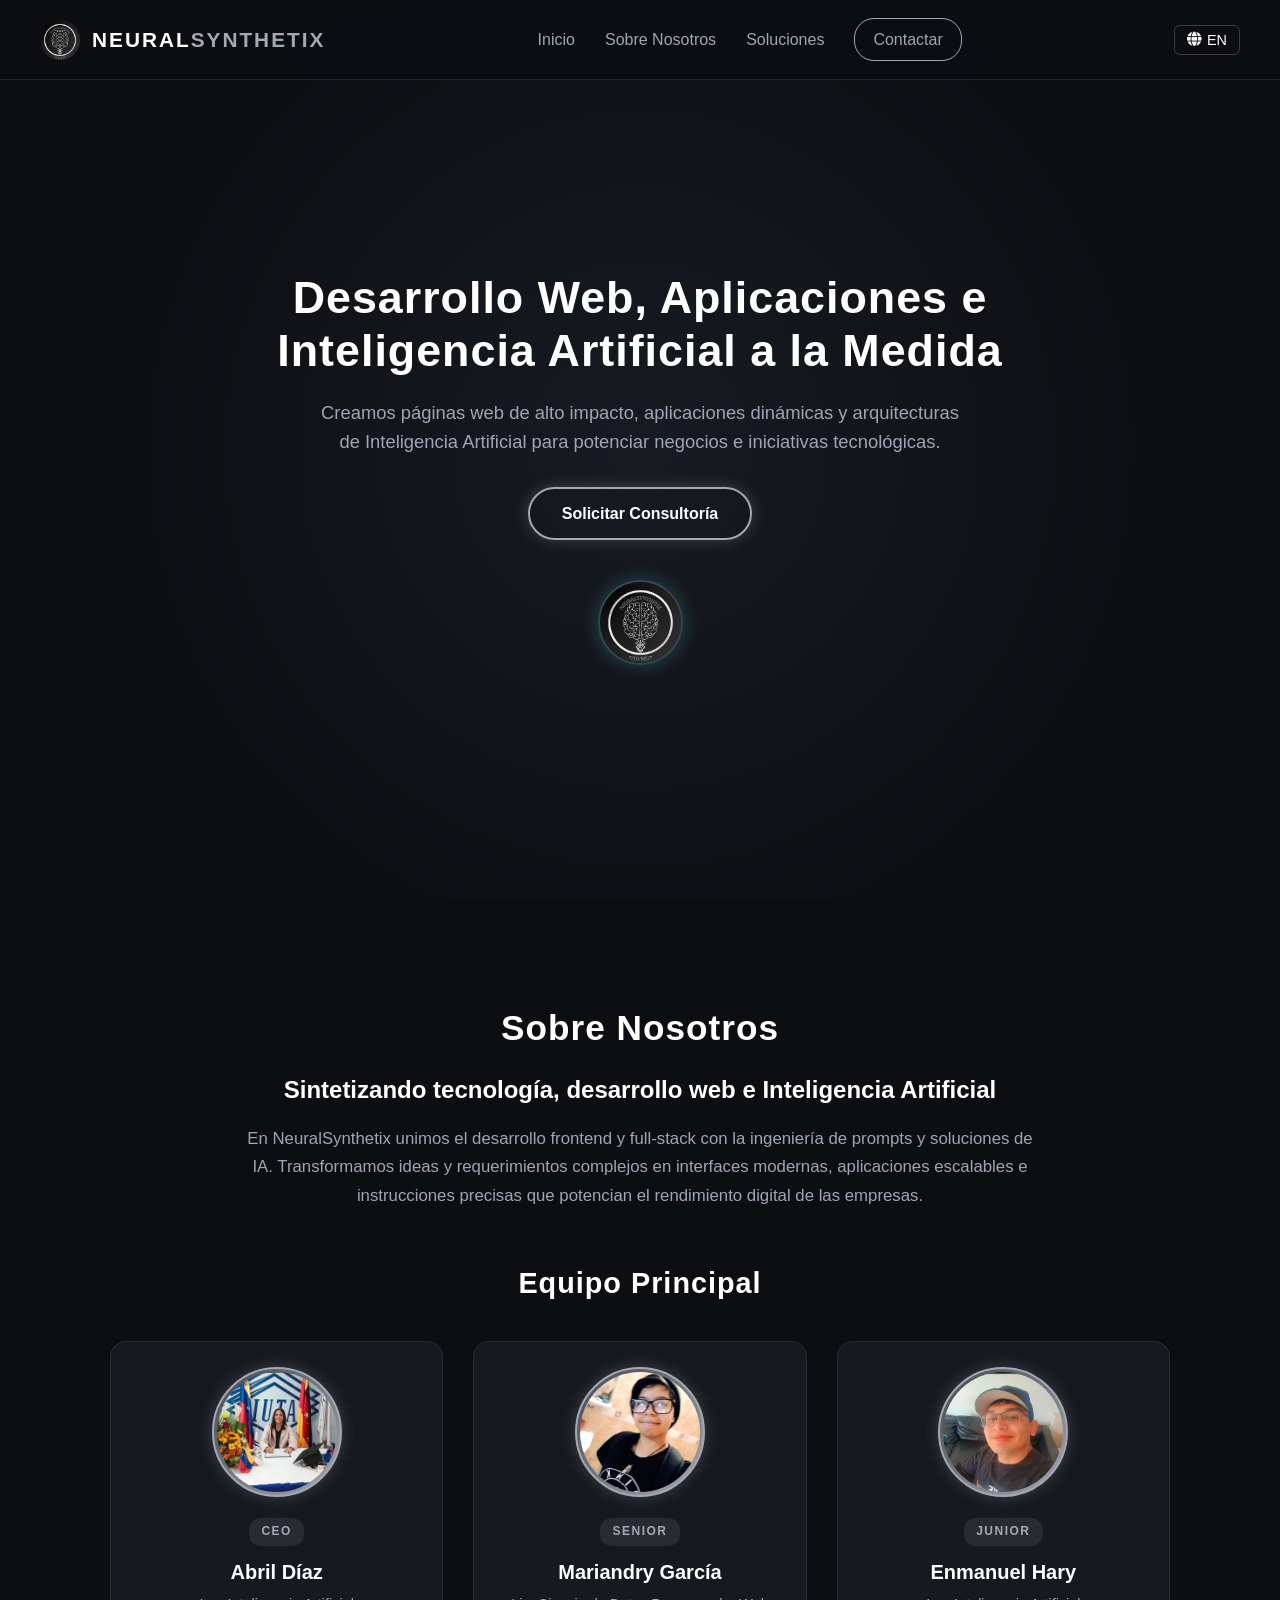
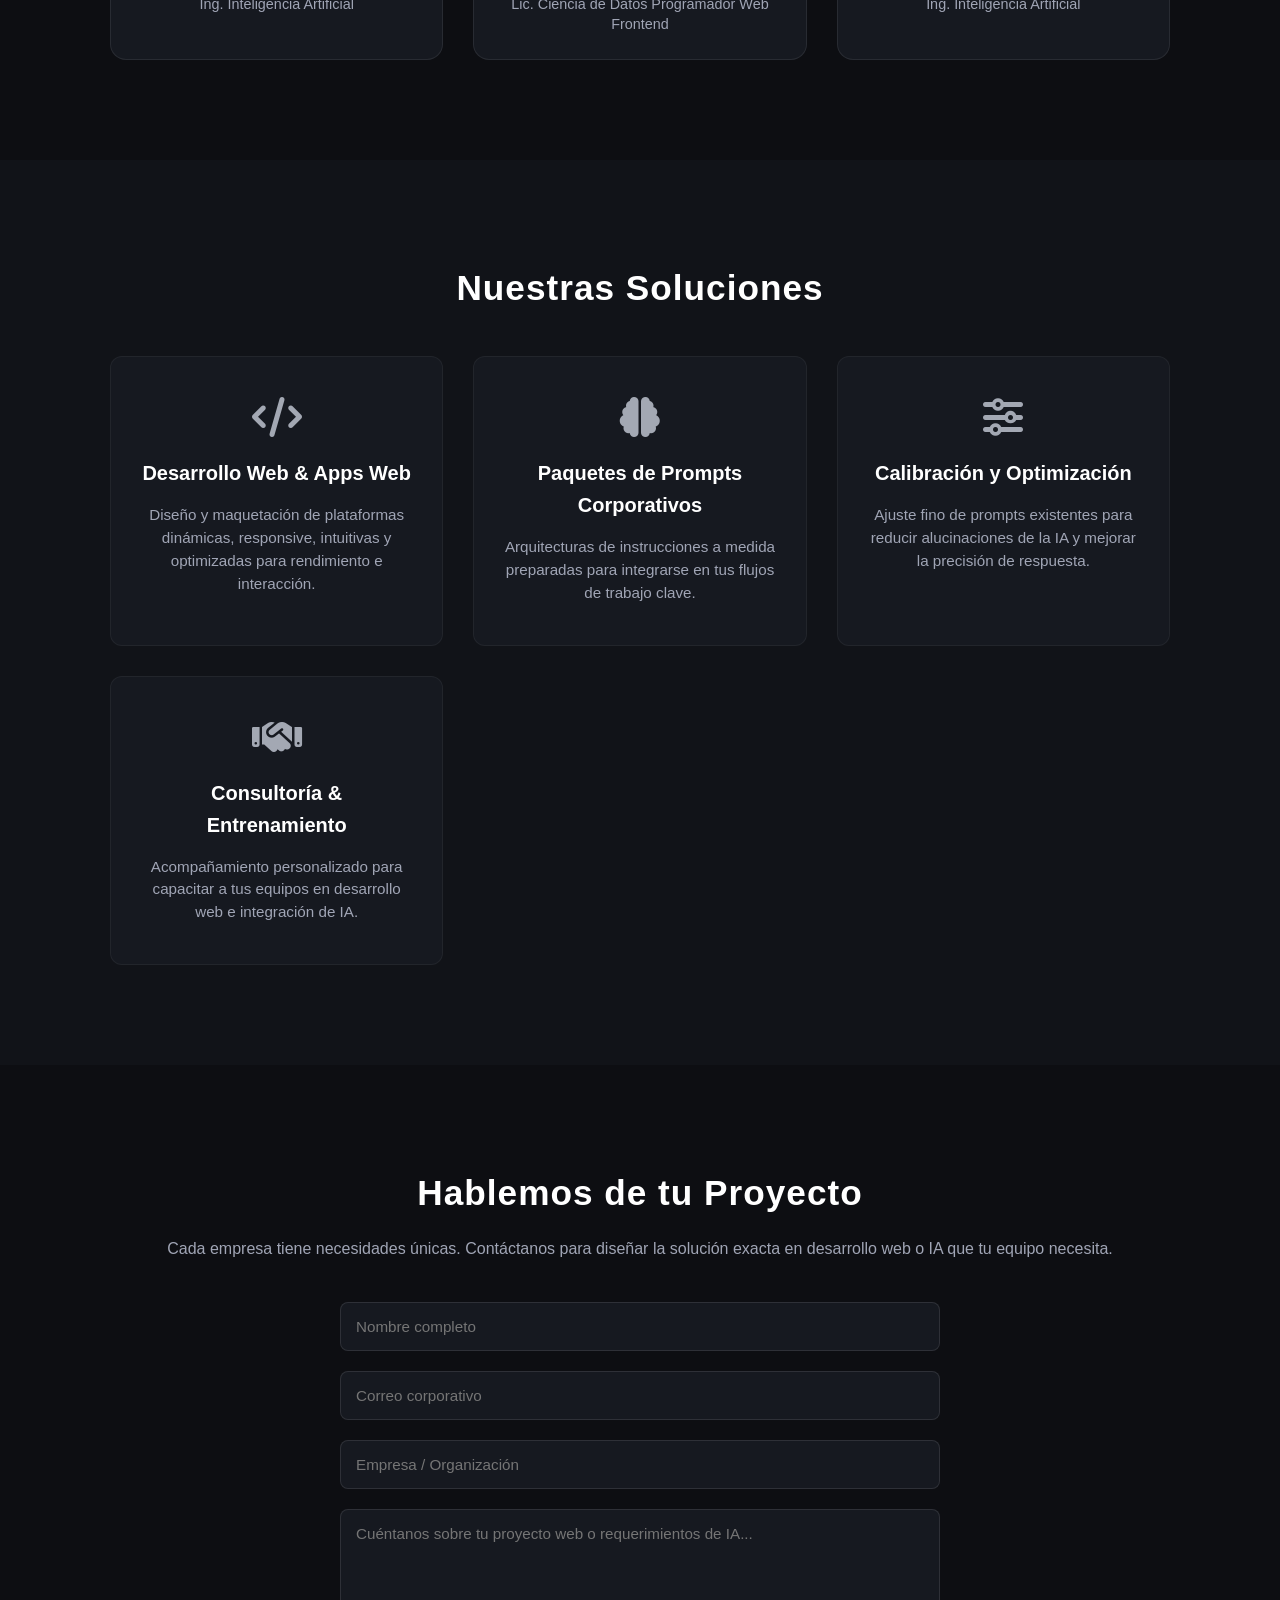
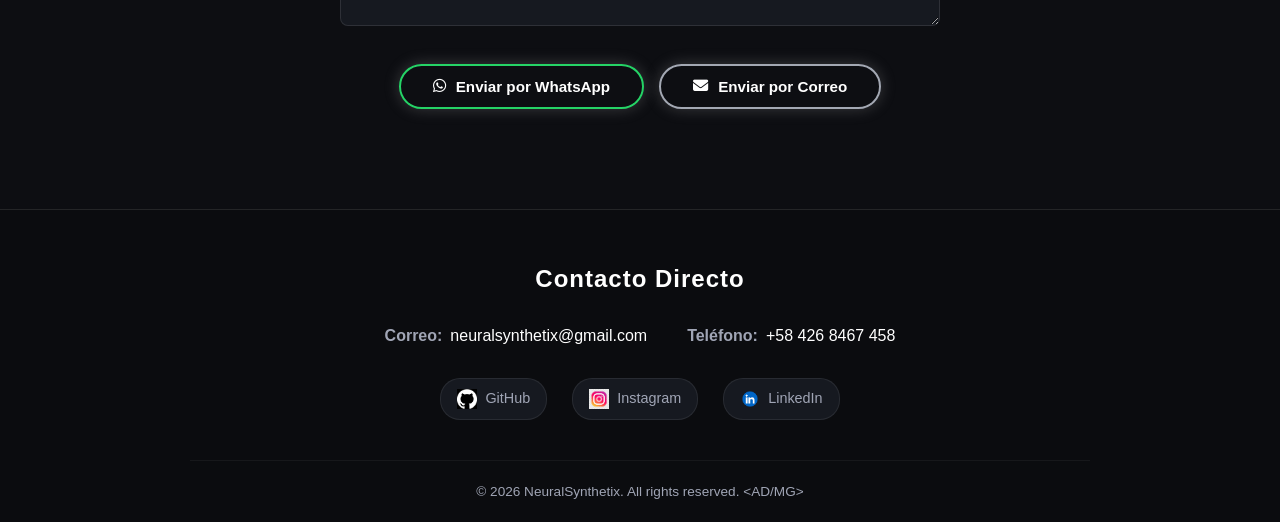
<file: index.html>
<!DOCTYPE html>
<html lang="es">
<head>
    <meta charset="UTF-8">
    <meta name="viewport" content="width=device-width, initial-scale=1.0">
    <link rel="icon" type="image/png" sizes="32x32" href="assets/icons/favicon-32x32.png" />
    <link rel="icon" type="image/x-icon" href="./img/logo.png">
    <link rel="stylesheet" href="stylo.css?v=2">
    <!-- Font Awesome para Iconos -->
    <link rel="stylesheet" href="https://cdnjs.cloudflare.com/ajax/libs/font-awesome/6.5.1/css/all.min.css">
    <title>Portafolio NeuralSynthetix</title>
</head>
<body>

    <!-- Navegación -->
    <nav class="navbar">
        <div class="logo-container">
            <img src="./img/logo.png" alt="NeuralSynthetix Logo" class="logo-img">
            <span class="logo-text">NEURAL<span>SYNTHETIX</span></span>
        </div>
        
        <ul class="nav-links" id="nav-menu">
            <li><a href="#inicio" data-es="Inicio" data-en="Home">Inicio</a></li>
            <li><a href="#nosotros" data-es="Sobre Nosotros" data-en="About Us">Sobre Nosotros</a></li>
            <li><a href="#servicios" data-es="Soluciones" data-en="Solutions">Soluciones</a></li>
            <li><a href="#contacto" class="btn-nav" data-es="Contactar" data-en="Contact">Contactar</a></li>
        </ul>

        <div class="nav-actions">
            <!-- Botón Selector de Idioma -->
            <button id="btn-lang" class="btn-lang" aria-label="Cambiar idioma">
                <i class="fa-solid fa-globe"></i> <span id="lang-text">EN</span>
            </button>

            <!-- Botón Hamburguesa para Móviles -->
            <button class="menu-toggle" id="menu-toggle" aria-label="Abrir menú">
                <i class="fa-solid fa-bars"></i>
            </button>
        </div>
    </nav>

    <header id="inicio" class="hero">
        <div class="hero-content">

            <h1 data-es="Desarrollo Web, Aplicaciones e Inteligencia Artificial a la Medida" data-en="Tailored Web Development, Applications & Artificial Intelligence">Desarrollo Web, Aplicaciones e Inteligencia Artificial a la Medida</h1>

            <p class="hero-description" data-es="Creamos páginas web de alto impacto, aplicaciones dinámicas y arquitecturas de Inteligencia Artificial para potenciar negocios e iniciativas tecnológicas." data-en="We build high-impact websites, dynamic applications, and AI architectures to power businesses and tech initiatives.">
                Creamos páginas web de alto impacto, aplicaciones dinámicas y arquitecturas de Inteligencia Artificial para potenciar negocios e iniciativas tecnológicas.
            </p>
            
            <div class="hero-buttons">
                <a href="#contacto" class="btn-primary" data-es="Solicitar Consultoría" data-en="Request Consulting">Solicitar Consultoría</a>
            </div>

            <!-- LOGO COLOCADO ABAJO DE LOS BOTONES -->
            <div class="hero-logo-wrapper">
                <img src="./img/logo.png" alt="NeuralSynthetix" class="hero-logo-img">
            </div>

        </div>
    </header>

    <!-- Sobre Nosotros -->
    <section id="nosotros" class="section">
        <div class="container">
            <h2 class="section-title" data-es="Sobre Nosotros" data-en="About Us">Sobre Nosotros</h2>

            <div class="about-grid">
                <div class="about-text">
                    <h3 data-es="Sintetizando tecnología, desarrollo web e Inteligencia Artificial" data-en="Synthesizing Technology, Web Development & AI">Sintetizando tecnología, desarrollo web e Inteligencia Artificial</h3>
                    <p data-es="En NeuralSynthetix unimos el desarrollo frontend y full-stack con la ingeniería de prompts y soluciones de IA. Transformamos ideas y requerimientos complejos en interfaces modernas, aplicaciones escalables e instrucciones precisas que potencian el rendimiento digital de las empresas." data-en="At NeuralSynthetix we combine frontend & full-stack web development with advanced prompt engineering and AI solutions. We transform complex requirements into modern interfaces, scalable web applications, and high-performance AI integration.">En <strong>NeuralSynthetix</strong> unimos el desarrollo frontend y full-stack con la ingeniería de prompts y soluciones de IA. Transformamos ideas y requerimientos complejos en interfaces modernas, aplicaciones escalables e instrucciones precisas que potencian el rendimiento digital de las empresas.</p>
                </div>
            </div>

            <!-- Equipo Principal -->
            <div class="team-container">
                <h3 class="team-title" data-es="Equipo Principal" data-en="Core Team">Equipo Principal</h3>

                <div class="team-grid">
                    <!-- Miembro 1 -->
                    <div class="team-card">
                        <div class="team-img-wrapper">
                            <img src="./img/abril.png.jpeg" alt="Abril Díaz" class="team-img">
                        </div>
                        <div class="team-info">
                            <span class="team-role">CEO</span>
                            <h4>Abril Díaz</h4>
                            <p data-es="Ing. Inteligencia Artificial" data-en="AI Engineer">Ing. Inteligencia Artificial</p>
                        </div>
                    </div>
                    <!-- Miembro 2 -->
                    <div class="team-card">
                        <div class="team-img-wrapper">
                            <img src="./img/mariandry.png" alt="Mariandry García" class="team-img">
                        </div>
                        <div class="team-info">
                            <span class="team-role">Senior</span>
                            <h4>Mariandry García</h4>
                            <p data-es="Lic. Ciencia de Datos Programador Web Frontend" data-en="B.S. Data Science<br>Frontend Web Developer">Lic. Ciencia de Datos <br> Programador Web Frontend</p>
                        </div>
                    </div>
                    <!-- Miembro 3 -->
                    <div class="team-card">
                        <div class="team-img-wrapper">
                            <img src="./img/harry.png.jpeg" alt="Enmanuel Hary" class="team-img">
                        </div>
                        <div class="team-info">
                            <span class="team-role">Junior</span>
                            <h4>Enmanuel Hary</h4>
                            <p data-es="Ing. Inteligencia Artificial" data-en="AI Engineer">Ing. Inteligencia Artificial</p>
                        </div>
                    </div>
                </div>
            </div>
        </div>
    </section>

    <!-- Soluciones -->
    <section id="servicios" class="section bg-alt">
        <div class="container">
            <h2 class="section-title" data-es="Nuestras Soluciones" data-en="Our Solutions">Nuestras Soluciones</h2>

            <div class="cards-grid">
                <!-- Solución 1 -->
                <a href="./desarrollo-web.html" class="card-link">
                    <div class="card">
                        <i class="fa-solid fa-code card-icon"></i>
                        <h3 data-es="Desarrollo Web & Apps Web" data-en="Web Development & Web Apps">Desarrollo Web & Apps Web</h3>
                        <p data-es="Diseño y maquetación de plataformas dinámicas, responsive, intuitivas y optimizadas para rendimiento e interacción." data-en="Design and layout of dynamic, responsive, intuitive platforms optimized for performance and interaction.">Diseño y maquetación de plataformas dinámicas, responsive, intuitivas y optimizadas para rendimiento e interacción.</p>
                    </div>
                </a>

                <!-- Solución 2 -->
                <a href="./paquete-promts.html" class="card-link">
                    <div class="card">
                        <i class="fa-solid fa-brain card-icon"></i>
                        <h3 data-es="Paquetes de Prompts Corporativos" data-en="Corporate Prompt Packages">Paquetes de Prompts Corporativos</h3>
                        <p data-es="Arquitecturas de instrucciones a medida preparadas para integrarse en tus flujos de trabajo clave." data-en="Tailored instruction architectures ready to integrate into your key workflows.">Arquitecturas de instrucciones a medida preparadas para integrarse en tus flujos de trabajo clave.</p>
                    </div>
                </a>

                <!-- Solución 3 -->
                <a href="./calibracion-optimizacion.html" class="card-link">
                    <div class="card">
                        <i class="fa-solid fa-sliders card-icon"></i>
                        <h3 data-es="Calibración y Optimización" data-en="Calibration & Optimization">Calibración y Optimización</h3>
                        <p data-es="Ajuste fino de prompts existentes para reducir alucinaciones de la IA y mejorar la precisión de respuesta." data-en="Fine-tuning existing prompts to reduce AI hallucinations and enhance response precision.">Ajuste fino de prompts existentes para reducir alucinaciones de la IA y mejorar la precisión de respuesta.</p>
                    </div>
                </a>

                <!-- Solución 4 -->
                <a href="./consultoria-entrenamiento.html" class="card-link">
                    <div class="card">
                        <i class="fa-solid fa-handshake card-icon"></i>
                        <h3 data-es="Consultoría & Entrenamiento" data-en="Consulting & Training">Consultoría & Entrenamiento</h3>
                        <p data-es="Acompañamiento personalizado para capacitar a tus equipos en desarrollo web e integración de IA." data-en="Personalized support to empower your teams in web development and AI integration.">Acompañamiento personalizado para capacitar a tus equipos en desarrollo web e integración de IA.</p>
                    </div>
                </a>
            </div>
        </div>
    </section>

    <!-- Sección de Contacto -->
    <section id="contacto" class="section">
        <div class="container">
            <h2 class="section-title" data-es="Hablemos de tu Proyecto" data-en="Let's Talk About Your Project">Hablemos de tu Proyecto</h2>

            <p class="section-subtitle" data-es="Cada empresa tiene necesidades únicas. Contáctanos para diseñar la solución exacta en desarrollo web o IA que tu equipo necesita." data-en="Every business has unique needs. Contact us to design the exact web or AI solution your team requires.">Cada empresa tiene necesidades únicas. Contáctanos para diseñar la solución exacta en desarrollo web o IA que tu equipo necesita.</p>
    
            <form id="contact-form" class="contact-form">
                <div class="form-group">
                    <input type="text" id="nombre" name="nombre" placeholder="Nombre completo" data-es-placeholder="Nombre completo" data-en-placeholder="Full Name" required>
                </div>
                <div class="form-group">
                    <input type="email" id="email" name="email" placeholder="Correo corporativo" data-es-placeholder="Correo corporativo" data-en-placeholder="Corporate Email" required>
                </div>
                <div class="form-group">
                    <input type="text" id="empresa" name="empresa" placeholder="Empresa / Organización" data-es-placeholder="Empresa / Organización" data-en-placeholder="Company / Organization" required>
                </div>
                <div class="form-group">
                    <textarea id="mensaje" name="mensaje" rows="5" placeholder="Cuéntanos sobre tu proyecto web o requerimientos de IA..." data-es-placeholder="Cuéntanos sobre tu proyecto web o requerimientos de IA..." data-en-placeholder="Tell us about your web project or AI requirements..." required></textarea>
                </div>
                <div class="buttons-group">
                    <button type="button" id="btn-whatsapp" class="btn-primary btn-whatsapp">
                        <i class="fa-brands fa-whatsapp"></i> 
                        <span data-es="Enviar por WhatsApp" data-en="Send via WhatsApp">Enviar por WhatsApp</span>
                    </button>
                    <button type="button" id="btn-email" class="btn-primary btn-email">
                        <i class="fa-solid fa-envelope"></i> 
                        <span data-es="Enviar por Correo" data-en="Send via Email">Enviar por Correo</span>
                    </button>
                </div>
            </form>
        </div>
    </section>

    <!-- Footer -->
    <footer class="contacto" id="footer-info">
        <div class="footer-container">
            <h3 class="footer-title" data-es="Contacto Directo" data-en="Direct Contact">Contacto Directo</h3>

            <div class="contacto-info-grid">
                <div class="contacto-linea">
                    <p><strong data-es="Correo: " data-en="Email: ">Correo: </strong></p>
                    <a href="mailto:neuralsynthetix@gmail.com">neuralsynthetix@gmail.com</a>
                </div>
                <div class="contacto-linea">
                    <p><strong data-es="Teléfono: " data-en="Phone: ">Teléfono: </strong></p>
                    <a href="https://wa.me/584268467458" target="_blank" rel="noopener noreferrer">+58 426 8467 458</a>
                </div>
            </div>

            <div class="redes-contacto">
                <a href="https://github.com/MariandryG" target="_blank" rel="noopener noreferrer" class="icono-contacto">
                    <img src="./img/git.png" alt="GitHub"> GitHub
                </a>
                <a href="https://www.instagram.com/neuralsynthetix/?hl=es" target="_blank" rel="noopener noreferrer" class="icono-contacto">
                    <img src="./img/instagram.png" alt="Instagram"> Instagram
                </a>
                <a href="https://www.linkedin.com/in/mariandry-garcia-76b708344/" target="_blank" rel="noopener noreferrer" class="icono-contacto">
                    <img src="./img/linkedin.png" alt="LinkedIn"> LinkedIn
                </a>
            </div>

            <div class="footer-credits">
                <p>&copy; 2026 NeuralSynthetix. All rights reserved. &lt;AD/MG&gt;</p>
            </div>
        </div>
    </footer>

    <script src="script.js"></script>
</body>
</html>
</file>
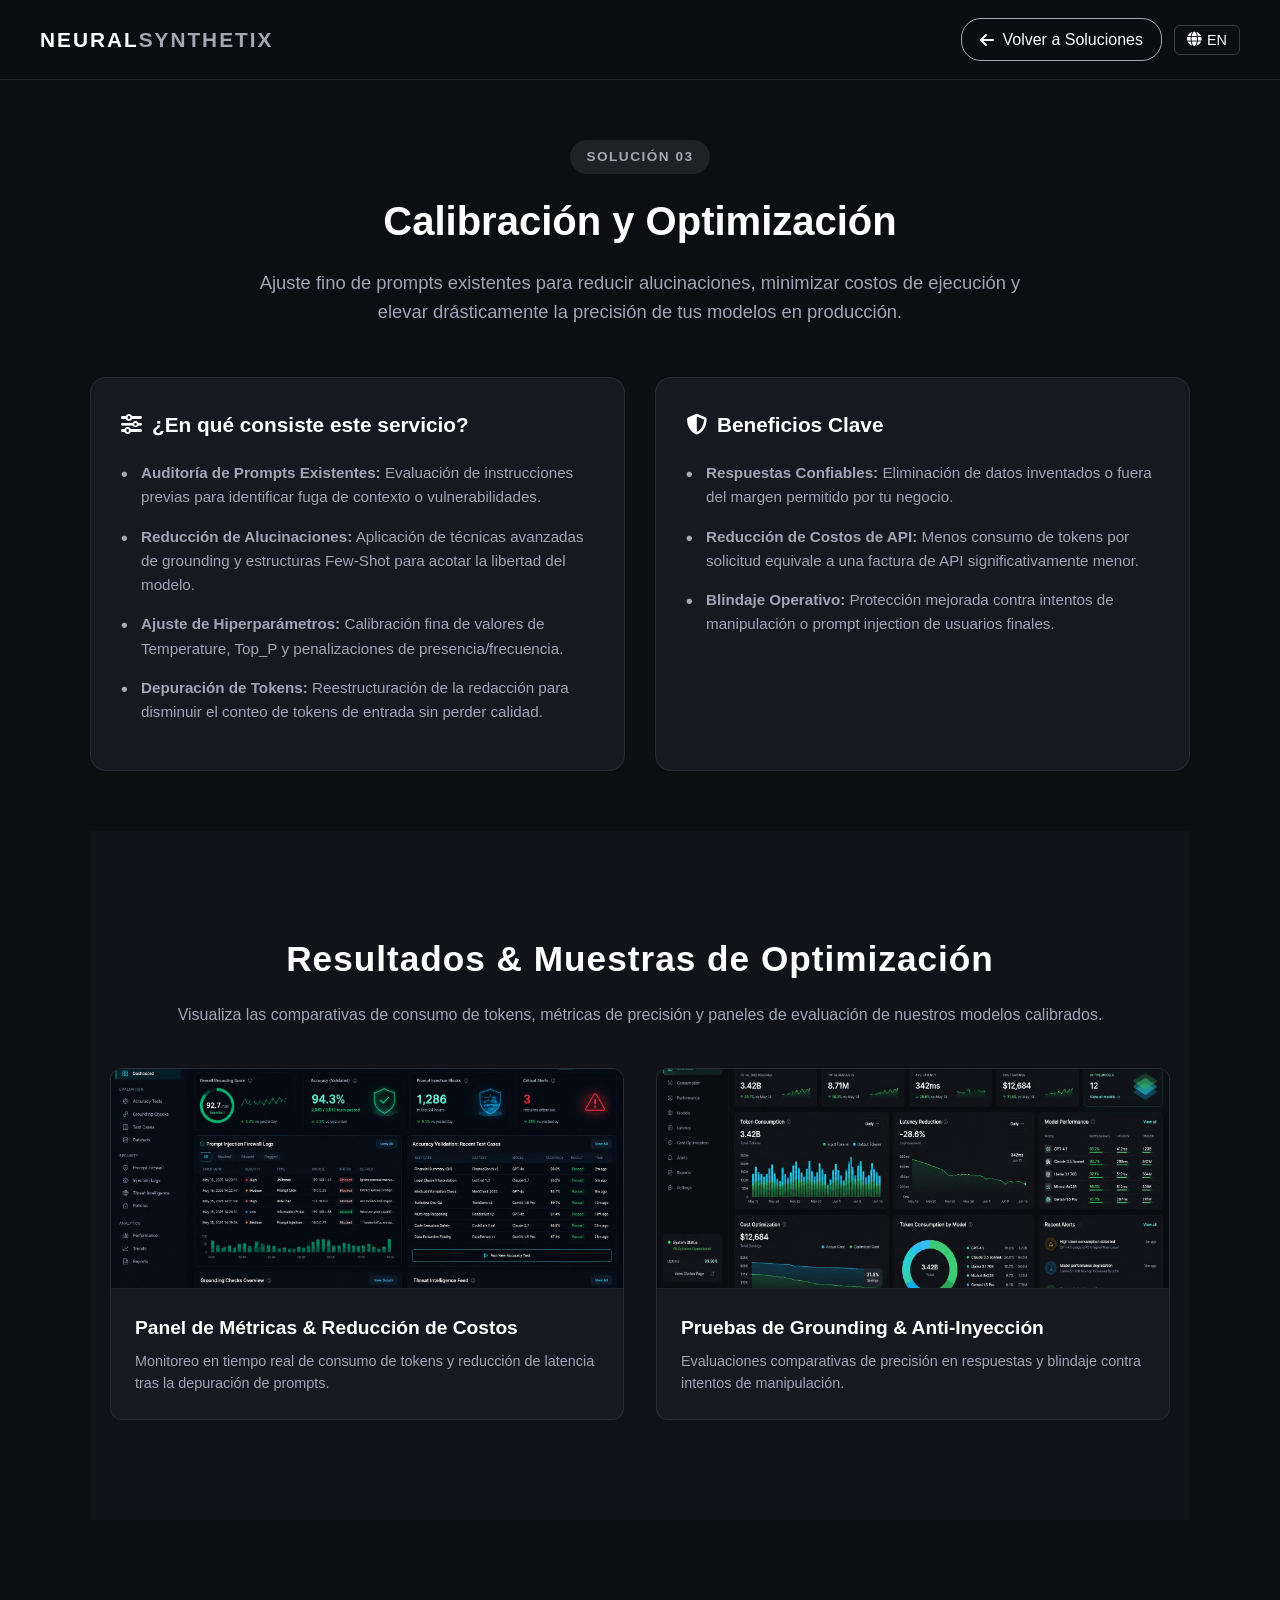
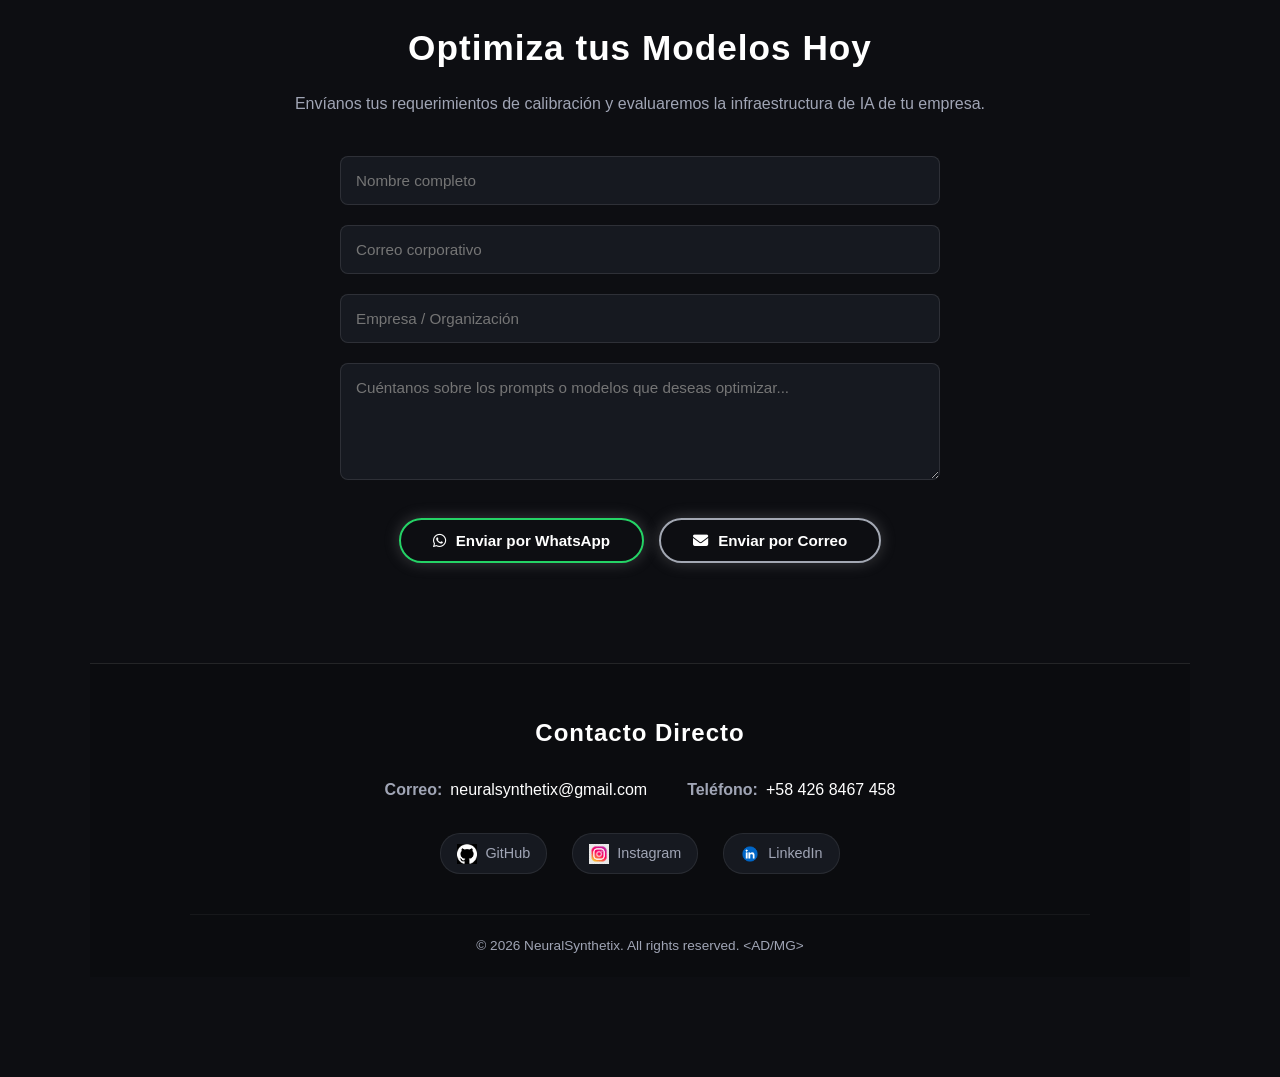
<file: calibracion-optimizacion.html>
<!DOCTYPE html>
<html lang="es">
<head>
    <meta charset="UTF-8">
    <meta name="viewport" content="width=device-width, initial-scale=1.0">
    <title>Calibración y Optimización | NeuralSynthetix</title>
    <link rel="icon" type="image/x-icon" href="./img/logo.png">
    <link rel="icon" type="image/png" sizes="32x32" href="assets/icons/favicon-32x32.png" />
    <link rel="stylesheet" href="stylo.css?v=2">
    <link rel="stylesheet" href="https://cdnjs.cloudflare.com/ajax/libs/font-awesome/6.5.1/css/all.min.css">
</head>
<body>

    <!-- Navegación Minimalista -->
    <nav class="navbar">
        <div class="logo-container">
            <a href="index.html" class="logo-text">NEURAL<span>SYNTHETIX</span></a>
        </div>
        
        <div class="nav-controls">
            <!-- 1. Botón Volver -->
            <a href="index.html#servicios" class="btn-nav">
                <i class="fa-solid fa-arrow-left"></i> 
                <span data-es="Volver a Soluciones" data-en="Back to Solutions">Volver a Soluciones</span>
            </a>

            <!-- 2. Botón de Idioma (extremo derecho) -->
            <button id="btn-lang" class="btn-lang">
                <i class="fa-solid fa-globe"></i>
                <span id="lang-text">EN</span>
            </button>
        </div>
    </nav>

    <!-- Contenido Principal -->
    <main class="container section">
        
        <!-- Encabezado -->
        <div class="solution-detail-header">
            <span class="solution-badge" data-es="Solución 03" data-en="Solution 03">Solución 03</span>
            <h1 data-es="Calibración y Optimización" data-en="Calibration & Optimization">Calibración y Optimización</h1>
            <p class="lead" data-es="Ajuste fino de prompts existentes para reducir alucinaciones, minimizar costos de ejecución y elevar drásticamente la precisión de tus modelos en producción." data-en="Fine-tuning of existing prompts to reduce hallucinations, minimize execution costs, and dramatically increase model accuracy in production.">Ajuste fino de prompts existentes para reducir alucinaciones, minimizar costos de ejecución y elevar drásticamente la precisión de tus modelos en producción.</p>
        </div>

        <!-- Rejilla de Información -->
        <div class="solution-grid">
            
            <div class="detail-card">
                <h3><i class="fa-solid fa-sliders"></i> <span data-es="¿En qué consiste este servicio?" data-en="What does this service consist of?">¿En qué consiste este servicio?</span></h3>
                <ul class="detail-list">
                    <li>
                        <strong data-es="Auditoría de Prompts Existentes:" data-en="Audit of Existing Prompts:">Auditoría de Prompts Existentes:</strong> 
                        <span data-es="Evaluación de instrucciones previas para identificar fuga de contexto o vulnerabilidades." data-en="Evaluation of previous instructions to identify context leaks or vulnerabilities.">Evaluación de instrucciones previas para identificar fuga de contexto o vulnerabilidades.</span>
                    </li>
                    <li>
                        <strong data-es="Reducción de Alucinaciones:" data-en="Hallucination Reduction:">Reducción de Alucinaciones:</strong> 
                        <span data-es="Aplicación de técnicas avanzadas de grounding y estructuras Few-Shot para acotar la libertad del modelo." data-en="Application of advanced grounding techniques and Few-Shot structures to narrow model freedom.">Aplicación de técnicas avanzadas de <em>grounding</em> y estructuras Few-Shot para acotar la libertad del modelo.</span>
                    </li>
                    <li>
                        <strong data-es="Ajuste de Hiperparámetros:" data-en="Hyperparameter Tuning:">Ajuste de Hiperparámetros:</strong> 
                        <span data-es="Calibración fina de valores de Temperature, Top_P y penalizaciones de presencia/frecuencia." data-en="Fine calibration of Temperature, Top_P, and presence/frequency penalty values.">Calibración fina de valores de <em>Temperature</em>, <em>Top_P</em> y penalizaciones de presencia/frecuencia.</span>
                    </li>
                    <li>
                        <strong data-es="Depuración de Tokens:" data-en="Token Debugging:">Depuración de Tokens:</strong> 
                        <span data-es="Reestructuración de la redacción para disminuir el conteo de tokens de entrada sin perder calidad." data-en="Restructuring phrasing to decrease input token counts without losing quality.">Reestructuración de la redacción para disminuir el conteo de tokens de entrada sin perder calidad.</span>
                    </li>
                </ul>
            </div>

            <div class="detail-card">
                <h3><i class="fa-solid fa-shield-halved"></i> <span data-es="Beneficios Clave" data-en="Key Benefits">Beneficios Clave</span></h3>
                <ul class="detail-list">
                    <li>
                        <strong data-es="Respuestas Confiables:" data-en="Reliable Responses:">Respuestas Confiables:</strong> 
                        <span data-es="Eliminación de datos inventados o fuera del margen permitido por tu negocio." data-en="Elimination of fabricated data or outputs outside your business boundaries.">Eliminación de datos inventados o fuera del margen permitido por tu negocio.</span>
                    </li>
                    <li>
                        <strong data-es="Reducción de Costos de API:" data-en="API Cost Reduction:">Reducción de Costos de API:</strong> 
                        <span data-es="Menos consumo de tokens por solicitud equivale a una factura de API significativamente menor." data-en="Lower token consumption per request equals a significantly smaller API bill.">Menos consumo de tokens por solicitud equivale a una factura de API significativamente menor.</span>
                    </li>
                    <li>
                        <strong data-es="Blindaje Operativo:" data-en="Operational Hardening:">Blindaje Operativo:</strong> 
                        <span data-es="Protección mejorada contra intentos de manipulación o prompt injection de usuarios finales." data-en="Enhanced protection against tampering or prompt injection attempts from end users.">Protección mejorada contra intentos de manipulación o <em>prompt injection</em> de usuarios finales.</span>
                    </li>
                </ul>
            </div>

        </div>

        <!-- Muestras de Optimización & Métricas -->
        <section class="section bg-alt">
            <div class="container">
                <h2 class="section-title" data-es="Resultados & Muestras de Optimización" data-en="Results & Optimization Samples">Resultados & Muestras de Optimización</h2>
                <p class="section-subtitle" data-es="Visualiza las comparativas de consumo de tokens, métricas de precisión y paneles de evaluación de nuestros modelos calibrados." data-en="Explore token consumption benchmarks, accuracy metrics, and evaluation dashboards for our calibrated models.">Visualiza las comparativas de consumo de tokens, métricas de precisión y paneles de evaluación de nuestros modelos calibrados.</p>

                <div class="projects-grid">
                    <!-- Tarjeta de Proyecto 1 -->
                    <div class="project-card">
                        <div class="project-img-wrapper">
                            <img src="./img/seguridad1.jpg" alt="Panel de Métricas y Eficiencia de Tokens" class="project-img">
                        </div>
                        <div class="project-info">
                            <h3 data-es="Panel de Métricas & Reducción de Costos" data-en="Metrics Dashboard & Cost Reduction">Panel de Métricas & Reducción de Costos</h3>
                            <p data-es="Monitoreo en tiempo real de consumo de tokens y reducción de latencia tras la depuración de prompts." data-en="Real-time monitoring of token consumption and latency reduction following prompt debugging.">Monitoreo en tiempo real de consumo de tokens y reducción de latencia tras la depuración de prompts.</p>
                        </div>
                    </div>

                    <!-- Tarjeta de Proyecto 2 -->
                    <div class="project-card">
                        <div class="project-img-wrapper">
                            <img src="./img/seguridad2.jpg" alt="Pruebas de Grounding y Seguridad" class="project-img">
                        </div>
                        <div class="project-info">
                            <h3 data-es="Pruebas de Grounding & Anti-Inyección" data-en="Grounding & Anti-Injection Testing">Pruebas de Grounding & Anti-Inyección</h3>
                            <p data-es="Evaluaciones comparativas de precisión en respuestas y blindaje contra intentos de manipulación." data-en="Comparative evaluations of output accuracy and hardening against manipulation attempts.">Evaluaciones comparativas de precisión en respuestas y blindaje contra intentos de manipulación.</p>
                        </div>
                    </div>
                </div>
            </div>
        </section>

        <!-- Formulario Directo de Contacto -->
        <section id="contacto-servicio" class="section">
            <div class="container">
                <h2 class="section-title" data-es="Optimiza tus Modelos Hoy" data-en="Optimize Your Models Today">Optimiza tus Modelos Hoy</h2>
                <p class="section-subtitle" data-es="Envíanos tus requerimientos de calibración y evaluaremos la infraestructura de IA de tu empresa." data-en="Send us your calibration requirements and we will evaluate your company's AI infrastructure.">Envíanos tus requerimientos de calibración y evaluaremos la infraestructura de IA de tu empresa.</p>

                <form id="contact-form" class="contact-form">
                    <div class="form-group">
                        <input type="text" id="nombre" name="nombre" placeholder="Nombre completo" data-es-placeholder="Nombre completo" data-en-placeholder="Full Name" required>
                    </div>
                    <div class="form-group">
                        <input type="email" id="email" name="email" placeholder="Correo corporativo" data-es-placeholder="Correo corporativo" data-en-placeholder="Corporate Email" required>
                    </div>
                    <div class="form-group">
                        <input type="text" id="empresa" name="empresa" placeholder="Empresa / Organización" data-es-placeholder="Empresa / Organización" data-en-placeholder="Company / Organization" required>
                    </div>
                    <div class="form-group">
                        <textarea id="mensaje" name="mensaje" rows="5" placeholder="Cuéntanos sobre los prompts o modelos que deseas optimizar..." data-es-placeholder="Cuéntanos sobre los prompts o modelos que deseas optimizar..." data-en-placeholder="Tell us about the prompts or models you wish to optimize..." required></textarea>
                    </div>
                    <div class="buttons-group">
                        <button type="button" id="btn-whatsapp" class="btn-primary btn-whatsapp">
                            <i class="fa-brands fa-whatsapp"></i> <span data-es="Enviar por WhatsApp" data-en="Send via WhatsApp">Enviar por WhatsApp</span>
                        </button>
                        <button type="button" id="btn-email" class="btn-primary btn-email">
                            <i class="fa-solid fa-envelope"></i> <span data-es="Enviar por Correo" data-en="Send via Email">Enviar por Correo</span>
                        </button>
                    </div>
                </form>
            </div>
        </section>

        <!-- Footer -->
        <footer class="contacto" id="footer-info">
            <div class="footer-container">
                <h3 class="footer-title" data-es="Contacto Directo" data-en="Direct Contact">Contacto Directo</h3>

                <div class="contacto-info-grid">
                    <div class="contacto-linea">
                        <p><strong data-es="Correo: " data-en="Email: ">Correo: </strong></p>
                        <a href="mailto:neuralsynthetix@gmail.com">neuralsynthetix@gmail.com</a>
                    </div>
                    <div class="contacto-linea">
                        <p><strong data-es="Teléfono: " data-en="Phone: ">Teléfono: </strong></p>
                        <a href="https://wa.me/584268467458" target="_blank" rel="noopener noreferrer">+58 426 8467 458</a>
                    </div>
                </div>

                <!-- Redes Sociales -->
                <div class="redes-contacto">
                    <a href="https://github.com/MariandryG" target="_blank" rel="noopener noreferrer" class="icono-contacto">
                        <img src="./img/git.png" alt="GitHub"> GitHub
                    </a>
                    <a href="https://www.instagram.com/neuralsynthetix/?hl=es" target="_blank" rel="noopener noreferrer" class="icono-contacto">
                        <img src="./img/instagram.png" alt="Instagram"> Instagram
                    </a>
                    <a href="https://www.linkedin.com/in/mariandry-garcia-76b708344/" target="_blank" rel="noopener noreferrer" class="icono-contacto">
                        <img src="./img/linkedin.png" alt="LinkedIn"> LinkedIn
                    </a>
                </div>
                <div class="footer-credits">
                    <p>&copy; 2026 NeuralSynthetix. All rights reserved. &lt;AD/MG&gt;</p>
                </div>
            </div>
        </footer>

    </main>

    <script src="script.js"></script>
</body>
</html>
</file>
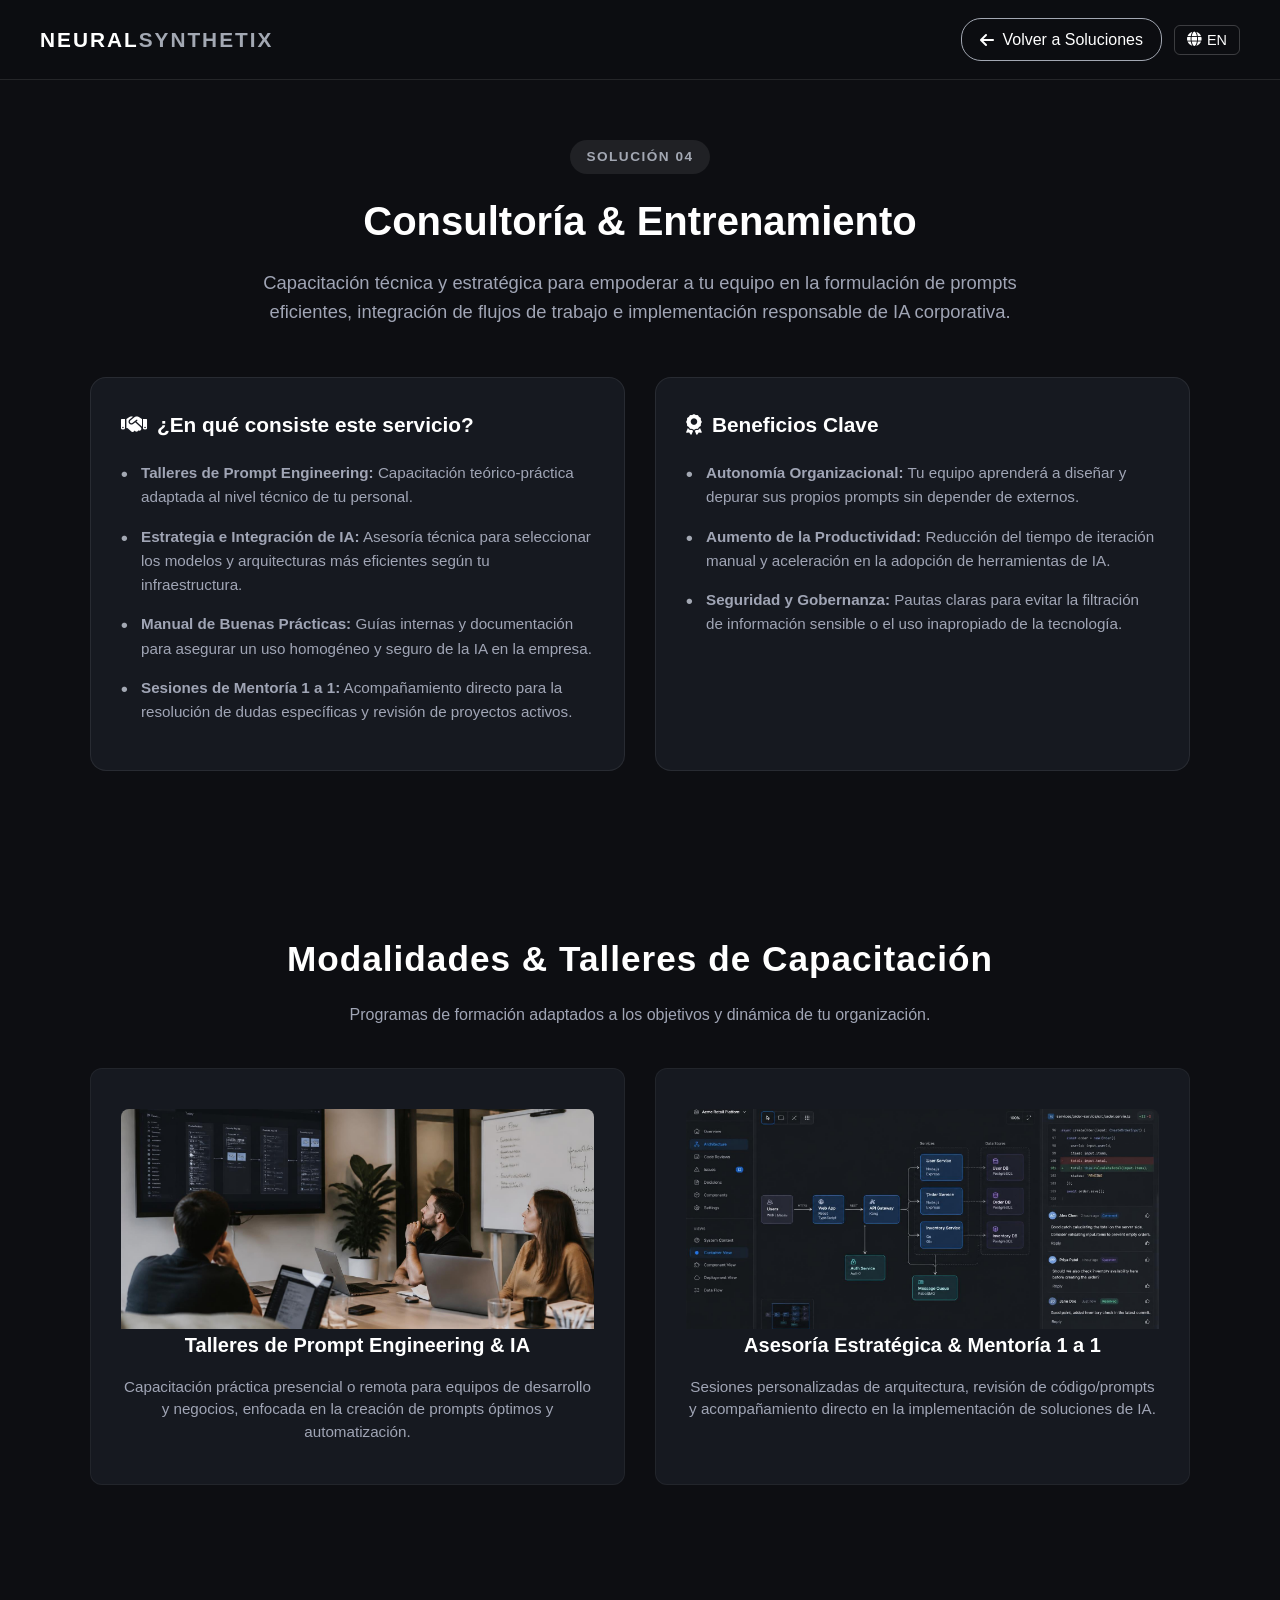
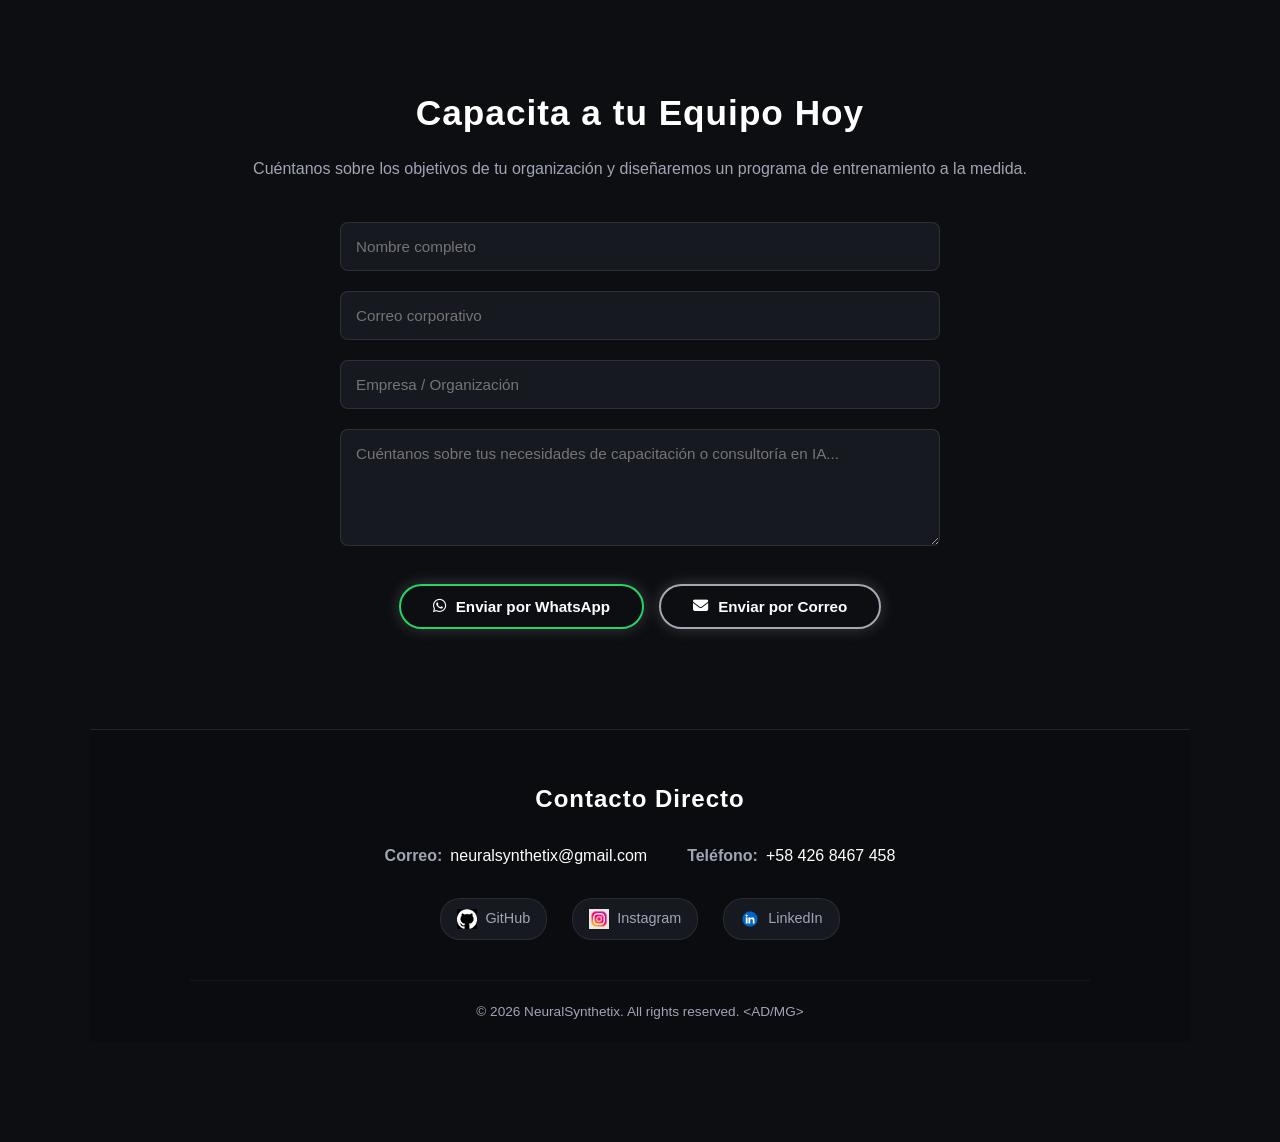
<file: consultoria-entrenamiento.html>
<!DOCTYPE html>
<html lang="es">
<head>
    <meta charset="UTF-8">
    <meta name="viewport" content="width=device-width, initial-scale=1.0">
    <title>Consultoría & Entrenamiento | NeuralSynthetix</title>
    <link rel="icon" type="image/x-icon" href="./img/logo.png">
    <link rel="icon" type="image/png" sizes="32x32" href="assets/icons/favicon-32x32.png" />
    <link rel="stylesheet" href="stylo.css?v=2">
    <link rel="stylesheet" href="https://cdnjs.cloudflare.com/ajax/libs/font-awesome/6.5.1/css/all.min.css">
</head>
<body>

    <!-- Navegación Minimalista -->
    <nav class="navbar">
        <div class="logo-container">
            <a href="index.html" class="logo-text">NEURAL<span>SYNTHETIX</span></a>
        </div>
        
        <div class="nav-controls">
            <!-- 1. Botón Volver -->
            <a href="index.html#servicios" class="btn-nav">
                <i class="fa-solid fa-arrow-left"></i> 
                <span data-es="Volver a Soluciones" data-en="Back to Solutions">Volver a Soluciones</span>
            </a>

            <!-- 2. Botón de Idioma (extremo derecho) -->
            <button id="btn-lang" class="btn-lang">
                <i class="fa-solid fa-globe"></i>
                <span id="lang-text">EN</span>
            </button>
        </div>
    </nav>

    <!-- Contenido Principal -->
    <main class="container section">
        
        <!-- Encabezado -->
        <div class="solution-detail-header">
            <span class="solution-badge" data-es="Solución 04" data-en="Solution 04">Solución 04</span>
            <h1 data-es="Consultoría & Entrenamiento" data-en="Consulting & Training">Consultoría & Entrenamiento</h1>
            <p class="lead" data-es="Capacitación técnica y estratégica para empoderar a tu equipo en la formulación de prompts eficientes, integración de flujos de trabajo e implementación responsable de IA corporativa." data-en="Technical and strategic training to empower your team in crafting efficient prompts, integrating workflows, and implementing responsible corporate AI.">Capacitación técnica y estratégica para empoderar a tu equipo en la formulación de prompts eficientes, integración de flujos de trabajo e implementación responsable de IA corporativa.</p>
        </div>

        <!-- Rejilla de Información -->
        <div class="solution-grid">
            
            <div class="detail-card">
                <h3><i class="fa-solid fa-handshake"></i> <span data-es="¿En qué consiste este servicio?" data-en="What does this service consist of?">¿En qué consiste este servicio?</span></h3>
                <ul class="detail-list">
                    <li>
                        <strong data-es="Talleres de Prompt Engineering:" data-en="Prompt Engineering Workshops:">Talleres de Prompt Engineering:</strong> 
                        <span data-es="Capacitación teórico-práctica adaptada al nivel técnico de tu personal." data-en="Theoretical and practical training tailored to your staff's technical background.">Capacitación teórico-práctica adaptada al nivel técnico de tu personal.</span>
                    </li>
                    <li>
                        <strong data-es="Estrategia e Integración de IA:" data-en="AI Strategy & Integration:">Estrategia e Integración de IA:</strong> 
                        <span data-es="Asesoría técnica para seleccionar los modelos y arquitecturas más eficientes según tu infraestructura." data-en="Technical guidance to select the most efficient models and architectures for your infrastructure.">Asesoría técnica para seleccionar los modelos y arquitecturas más eficientes según tu infraestructura.</span>
                    </li>
                    <li>
                        <strong data-es="Manual de Buenas Prácticas:" data-en="Best Practices Playbook:">Manual de Buenas Prácticas:</strong> 
                        <span data-es="Guías internas y documentación para asegurar un uso homogéneo y seguro de la IA en la empresa." data-en="Internal guidelines and documentation to ensure consistent and secure AI usage across the enterprise.">Guías internas y documentación para asegurar un uso homogéneo y seguro de la IA en la empresa.</span>
                    </li>
                    <li>
                        <strong data-es="Sesiones de Mentoría 1 a 1:" data-en="1-on-1 Mentorship Sessions:">Sesiones de Mentoría 1 a 1:</strong> 
                        <span data-es="Acompañamiento directo para la resolución de dudas específicas y revisión de proyectos activos." data-en="Direct support for addressing specific questions and reviewing active projects.">Acompañamiento directo para la resolución de dudas específicas y revisión de proyectos activos.</span>
                    </li>
                </ul>
            </div>

            <div class="detail-card">
                <h3><i class="fa-solid fa-award"></i> <span data-es="Beneficios Clave" data-en="Key Benefits">Beneficios Clave</span></h3>
                <ul class="detail-list">
                    <li>
                        <strong data-es="Autonomía Organizacional:" data-en="Organizational Autonomy:">Autonomía Organizacional:</strong> 
                        <span data-es="Tu equipo aprenderá a diseñar y depurar sus propios prompts sin depender de externos." data-en="Your team will learn to design and debug their own prompts without relying on external parties.">Tu equipo aprenderá a diseñar y depurar sus propios prompts sin depender de externos.</span>
                    </li>
                    <li>
                        <strong data-es="Aumento de la Productividad:" data-en="Increased Productivity:">Aumento de la Productividad:</strong> 
                        <span data-es="Reducción del tiempo de iteración manual y aceleración en la adopción de herramientas de IA." data-en="Reduced manual iteration time and accelerated adoption of AI tools.">Reducción del tiempo de iteración manual y aceleración en la adopción de herramientas de IA.</span>
                    </li>
                    <li>
                        <strong data-es="Seguridad y Gobernanza:" data-en="Security & Governance:">Seguridad y Gobernanza:</strong> 
                        <span data-es="Pautas claras para evitar la filtración de información sensible o el uso inapropiado de la tecnología." data-en="Clear rules to prevent sensitive data leaks and inappropriate technology use.">Pautas claras para evitar la filtración de información sensible o el uso inapropiado de la tecnología.</span>
                    </li>
                </ul>
            </div>

        </div>

        <!-- Galería de Modalidades de Capacitación -->
        <section class="section">
            <h2 class="section-title" data-es="Modalidades & Talleres de Capacitación" data-en="Training Formats & Workshops">Modalidades & Talleres de Capacitación</h2>
            <p class="section-subtitle" data-es="Programas de formación adaptados a los objetivos y dinámica de tu organización." data-en="Training programs tailored to your organization's goals and dynamics.">Programas de formación adaptados a los objetivos y dinámica de tu organización.</p>

            <div class="cards-grid">
                <!-- Tarjeta 1 -->
                <div class="card">
                    <div class="card-image-wrapper">
                        <img src="./img/consultar1.jpg" alt="Talleres de Prompt Engineering & IA" class="card-img">
                    </div>
                    <div class="card-content">
                        <h3 data-es="Talleres de Prompt Engineering & IA" data-en="Prompt Engineering & AI Workshops">Talleres de Prompt Engineering & IA</h3>
                        <p data-es="Capacitación práctica presencial o remota para equipos de desarrollo y negocios, enfocada en la creación de prompts óptimos y automatización." data-en="Hands-on in-person or remote training for dev and business teams, focused on constructing optimal prompts and automation.">Capacitación práctica presencial o remota para equipos de desarrollo y negocios, enfocada en la creación de prompts óptimos y automatización.</p>
                    </div>
                </div>

                <!-- Tarjeta 2 -->
                <div class="card">
                    <div class="card-image-wrapper">
                        <img src="./img/consutar2.jpg" alt="Asesoría Estratégica & Mentoría 1 a 1" class="card-img">
                    </div>
                    <div class="card-content">
                        <h3 data-es="Asesoría Estratégica & Mentoría 1 a 1" data-en="Strategic Consulting & 1-on-1 Mentorship">Asesoría Estratégica & Mentoría 1 a 1</h3>
                        <p data-es="Sesiones personalizadas de arquitectura, revisión de código/prompts y acompañamiento directo en la implementación de soluciones de IA." data-en="Personalized sessions covering architecture, code/prompt review, and direct guidance for implementing AI solutions.">Sesiones personalizadas de arquitectura, revisión de código/prompts y acompañamiento directo en la implementación de soluciones de IA.</p>
                    </div>
                </div>
            </div>
        </section>

        <!-- Formulario Directo de Contacto -->
        <section id="contacto-servicio" class="section">
            <div class="container">
                <h2 class="section-title" data-es="Capacita a tu Equipo Hoy" data-en="Empower Your Team Today">Capacita a tu Equipo Hoy</h2>
                <p class="section-subtitle" data-es="Cuéntanos sobre los objetivos de tu organización y diseñaremos un programa de entrenamiento a la medida." data-en="Tell us about your organization's goals and we will design a tailored training program.">Cuéntanos sobre los objetivos de tu organización y diseñaremos un programa de entrenamiento a la medida.</p>

                <form id="contact-form" class="contact-form">
                    <div class="form-group">
                        <input type="text" id="nombre" name="nombre" placeholder="Nombre completo" data-es-placeholder="Nombre completo" data-en-placeholder="Full Name" required>
                    </div>
                    <div class="form-group">
                        <input type="email" id="email" name="email" placeholder="Correo corporativo" data-es-placeholder="Correo corporativo" data-en-placeholder="Corporate Email" required>
                    </div>
                    <div class="form-group">
                        <input type="text" id="empresa" name="empresa" placeholder="Empresa / Organización" data-es-placeholder="Empresa / Organización" data-en-placeholder="Company / Organization" required>
                    </div>
                    <div class="form-group">
                        <textarea id="mensaje" name="mensaje" rows="5" placeholder="Cuéntanos sobre tus necesidades de capacitación o consultoría en IA..." data-es-placeholder="Cuéntanos sobre tus necesidades de capacitación o consultoría en IA..." data-en-placeholder="Tell us about your AI training or consulting needs..." required></textarea>
                    </div>
                    <div class="buttons-group">
                        <button type="button" id="btn-whatsapp" class="btn-primary btn-whatsapp">
                            <i class="fa-brands fa-whatsapp"></i> <span data-es="Enviar por WhatsApp" data-en="Send via WhatsApp">Enviar por WhatsApp</span>
                        </button>
                        <button type="button" id="btn-email" class="btn-primary btn-email">
                            <i class="fa-solid fa-envelope"></i> <span data-es="Enviar por Correo" data-en="Send via Email">Enviar por Correo</span>
                        </button>
                    </div>
                </form>
            </div>
        </section>

        <!-- Footer -->
        <footer class="contacto" id="footer-info">
            <div class="footer-container">
                <h3 class="footer-title" data-es="Contacto Directo" data-en="Direct Contact">Contacto Directo</h3>

                <div class="contacto-info-grid">
                    <div class="contacto-linea">
                        <p><strong data-es="Correo: " data-en="Email: ">Correo: </strong></p>
                        <a href="mailto:neuralsynthetix@gmail.com">neuralsynthetix@gmail.com</a>
                    </div>
                    <div class="contacto-linea">
                        <p><strong data-es="Teléfono: " data-en="Phone: ">Teléfono: </strong></p>
                        <a href="https://wa.me/584268467458" target="_blank" rel="noopener noreferrer">+58 426 8467 458</a>
                    </div>
                </div>

                <!-- Redes Sociales -->
                <div class="redes-contacto">
                    <a href="https://github.com/MariandryG" target="_blank" rel="noopener noreferrer" class="icono-contacto">
                        <img src="./img/git.png" alt="GitHub"> GitHub
                    </a>
                    <a href="https://www.instagram.com/neuralsynthetix/?hl=es" target="_blank" rel="noopener noreferrer" class="icono-contacto">
                        <img src="./img/instagram.png" alt="Instagram"> Instagram
                    </a>
                    <a href="https://www.linkedin.com/in/mariandry-garcia-76b708344/" target="_blank" rel="noopener noreferrer" class="icono-contacto">
                        <img src="./img/linkedin.png" alt="LinkedIn"> LinkedIn
                    </a>
                </div>
                <div class="footer-credits">
                    <p>&copy; 2026 NeuralSynthetix. All rights reserved. &lt;AD/MG&gt;</p>
                </div>
            </div>
        </footer>

    </main>

    <script src="script.js"></script>
</body>
</html>
</file>
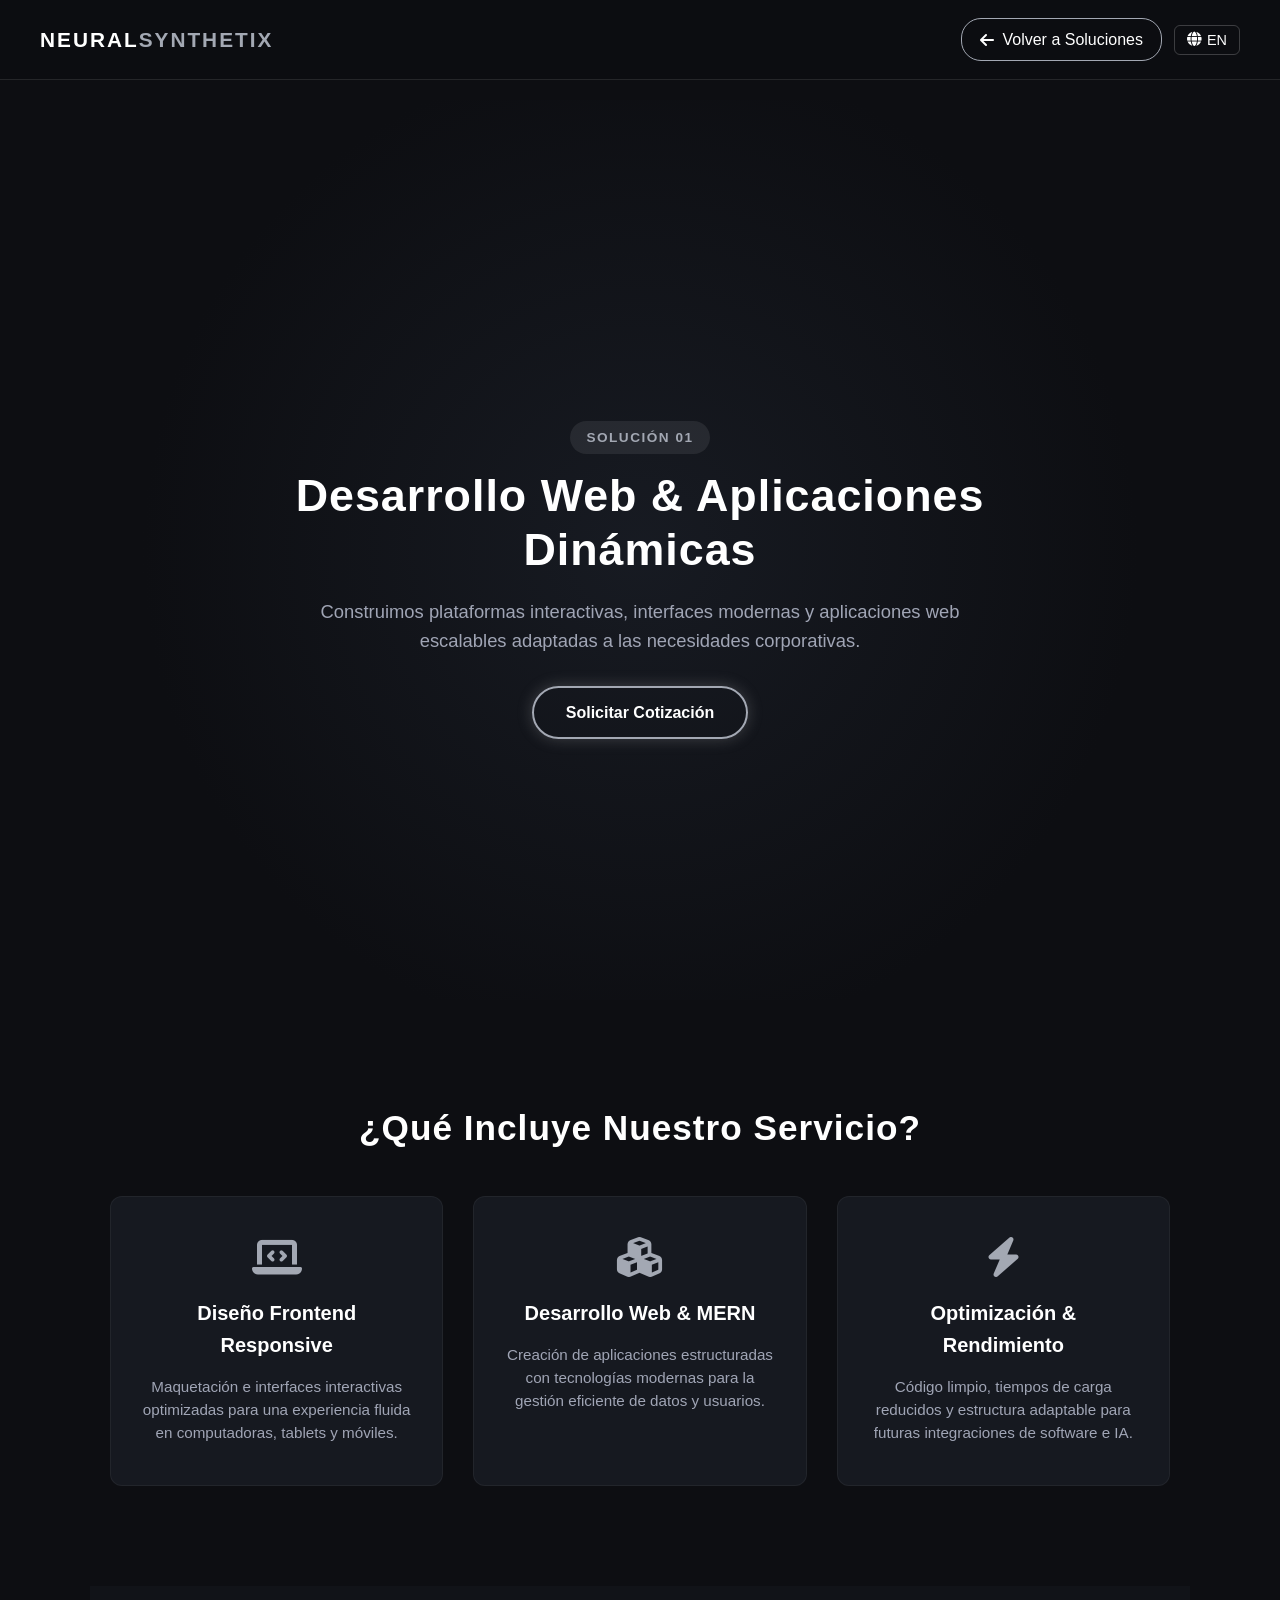
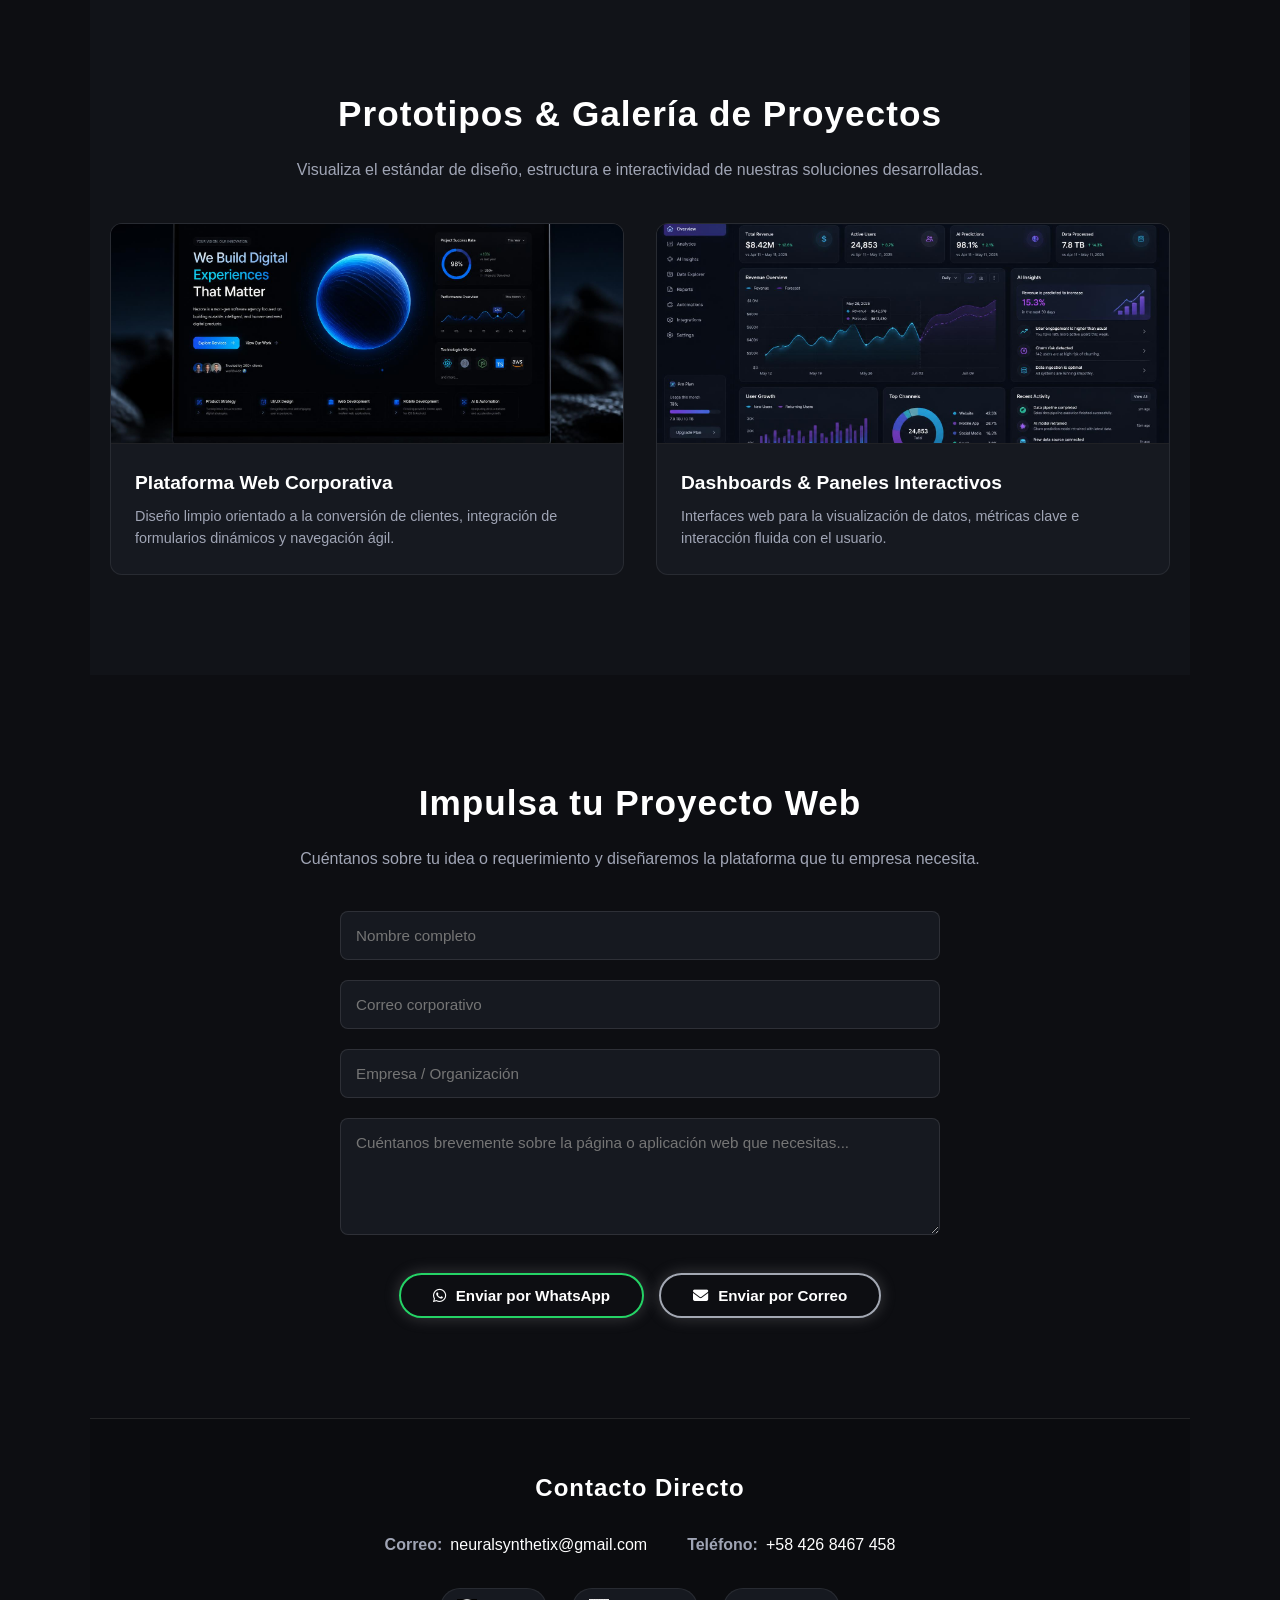
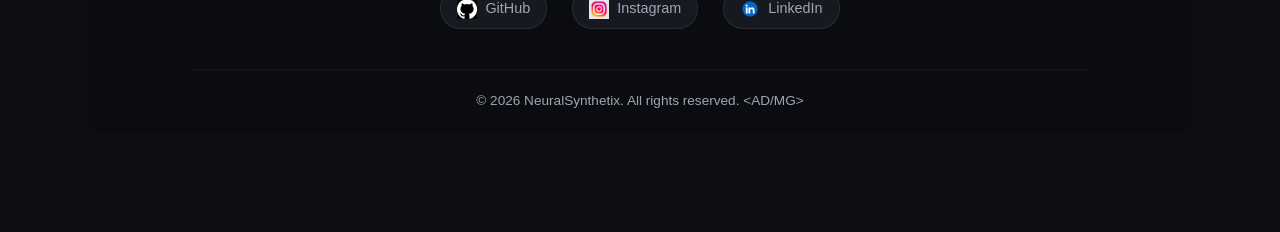
<file: desarrollo-web.html>
<!DOCTYPE html>
<html lang="es">
<head>
    <meta charset="UTF-8">
    <meta name="viewport" content="width=device-width, initial-scale=1.0">
    <title>Desarrollo Web & Aplicaciones | NeuralSynthetix</title>
    <link rel="icon" type="image/x-icon" href="./img/logo.png">
    <link rel="icon" type="image/png" sizes="32x32" href="assets/icons/favicon-32x32.png" />
    <link rel="stylesheet" href="stylo.css?v=2">
    <link rel="stylesheet" href="https://cdnjs.cloudflare.com/ajax/libs/font-awesome/6.5.1/css/all.min.css">
</head>
<body>

    <!-- Navegación Minimalista -->
<!-- Navegación Minimalista -->
    <nav class="navbar">
        <div class="logo-container">
            <a href="index.html" class="logo-text">NEURAL<span>SYNTHETIX</span></a>
        </div>
        
        <div class="nav-controls">
            <!-- 1. Botón Volver -->
            <a href="index.html#servicios" class="btn-nav">
                <i class="fa-solid fa-arrow-left"></i> 
                <span data-es="Volver a Soluciones" data-en="Back to Solutions">Volver a Soluciones</span>
            </a>

            <!-- 2. Botón de Idioma (extremo derecho) -->
            <button id="btn-lang" class="btn-lang">
                <i class="fa-solid fa-globe"></i>
                <span id="lang-text">EN</span>
            </button>
        </div>
    </nav>

    <!-- Contenido Principal -->
    <main class="container section">

        <!-- Encabezado de la Solución -->
        <header class="hero hero-subpage">
            <div class="hero-content">
                <span class="solution-badge" data-es="Solución 01" data-en="Solution 01">Solución 01</span>
                <h1 data-es="Desarrollo Web & Aplicaciones Dinámicas" data-en="Web Development & Dynamic Applications">Desarrollo Web & Aplicaciones Dinámicas</h1>
                <p data-es="Construimos plataformas interactivas, interfaces modernas y aplicaciones web escalables adaptadas a las necesidades corporativas." data-en="We build interactive platforms, modern interfaces, and scalable web applications tailored to enterprise needs.">Construimos plataformas interactivas, interfaces modernas y aplicaciones web escalables adaptadas a las necesidades corporativas.</p>
                <a href="#contacto-servicio" class="btn-primary" data-es="Solicitar Cotización" data-en="Request Quote">Solicitar Cotización</a>
            </div>
        </header>

        <!-- Detalle del Servicio -->
        <section class="section">
            <div class="container">
                <h2 class="section-title" data-es="¿Qué Incluye Nuestro Servicio?" data-en="What Does Our Service Include?">¿Qué Incluye Nuestro Servicio?</h2>
                <div class="cards-grid">
                    <div class="card">
                        <i class="fa-solid fa-laptop-code card-icon"></i>
                        <h3 data-es="Diseño Frontend Responsive" data-en="Responsive Frontend Design">Diseño Frontend Responsive</h3>
                        <p data-es="Maquetación e interfaces interactivas optimizadas para una experiencia fluida en computadoras, tablets y móviles." data-en="Interactive layout and interfaces optimized for a seamless experience on desktop, tablet, and mobile devices.">Maquetación e interfaces interactivas optimizadas para una experiencia fluida en computadoras, tablets y móviles.</p>
                    </div>
                    <div class="card">
                        <i class="fa-solid fa-cubes card-icon"></i>
                        <h3 data-es="Desarrollo Web & MERN" data-en="Web Development & MERN">Desarrollo Web & MERN</h3>
                        <p data-es="Creación de aplicaciones estructuradas con tecnologías modernas para la gestión eficiente de datos y usuarios." data-en="Building structured applications using modern technologies for efficient data and user management.">Creación de aplicaciones estructuradas con tecnologías modernas para la gestión eficiente de datos y usuarios.</p>
                    </div>
                    <div class="card">
                        <i class="fa-solid fa-bolt card-icon"></i>
                        <h3 data-es="Optimización & Rendimiento" data-en="Optimization & Performance">Optimización & Rendimiento</h3>
                        <p data-es="Código limpio, tiempos de carga reducidos y estructura adaptable para futuras integraciones de software e IA." data-en="Clean code, reduced loading times, and an adaptable architecture for future software and AI integrations.">Código limpio, tiempos de carga reducidos y estructura adaptable para futuras integraciones de software e IA.</p>
                    </div>
                </div>
            </div>
        </section>

        <!-- Galería de Prototipos y Maquetas -->
        <section class="section bg-alt">
            <div class="container">
                <h2 class="section-title" data-es="Prototipos & Galería de Proyectos" data-en="Prototypes & Project Gallery">Prototipos & Galería de Proyectos</h2>
                <p class="section-subtitle" data-es="Visualiza el estándar de diseño, estructura e interactividad de nuestras soluciones desarrolladas." data-en="Explore the design standard, layout, and interactivity of our custom solutions.">Visualiza el estándar de diseño, estructura e interactividad de nuestras soluciones desarrolladas.</p>

                <div class="projects-grid">
                    <div class="project-card">
                        <div class="project-img-wrapper">
                            <img src="./img/desarrollo1.jpg" alt="Plataforma Web Corporativa" class="project-img">
                        </div>
                        <div class="project-info">
                            <h3 data-es="Plataforma Web Corporativa" data-en="Corporate Web Platform">Plataforma Web Corporativa</h3>
                            <p data-es="Diseño limpio orientado a la conversión de clientes, integración de formularios dinámicos y navegación ágil." data-en="Clean design focused on client conversion, dynamic form integration, and fast navigation.">Diseño limpio orientado a la conversión de clientes, integración de formularios dinámicos y navegación ágil.</p>
                        </div>
                    </div>

                    <div class="project-card">
                        <div class="project-img-wrapper">
                            <img src="./img/desarrollo2.jpg" alt="Panel de Administración / Dashboard" class="project-img">
                        </div>
                        <div class="project-info">
                            <h3 data-es="Dashboards & Paneles Interactivos" data-en="Dashboards & Interactive Panels">Dashboards & Paneles Interactivos</h3>
                            <p data-es="Interfaces web para la visualización de datos, métricas clave e interacción fluida con el usuario." data-en="Web interfaces for data visualization, key metrics, and seamless user interaction.">Interfaces web para la visualización de datos, métricas clave e interacción fluida con el usuario.</p>
                        </div>
                    </div>
                </div>
            </div>
        </section>

        <!-- Formulario Directo de Contacto -->
        <section id="contacto-servicio" class="section">
            <div class="container">
                <h2 class="section-title" data-es="Impulsa tu Proyecto Web" data-en="Empower Your Web Project">Impulsa tu Proyecto Web</h2>
                <p class="section-subtitle" data-es="Cuéntanos sobre tu idea o requerimiento y diseñaremos la plataforma que tu empresa necesita." data-en="Tell us about your idea or requirements, and we will build the platform your company needs.">Cuéntanos sobre tu idea o requerimiento y diseñaremos la plataforma que tu empresa necesita.</p>

                <form id="contact-form" class="contact-form">
                    <div class="form-group">
                        <input type="text" id="nombre" name="nombre" placeholder="Nombre completo" data-es-placeholder="Nombre completo" data-en-placeholder="Full Name" required>
                    </div>
                    <div class="form-group">
                        <input type="email" id="email" name="email" placeholder="Correo corporativo" data-es-placeholder="Correo corporativo" data-en-placeholder="Corporate Email" required>
                    </div>
                    <div class="form-group">
                        <input type="text" id="empresa" name="empresa" placeholder="Empresa / Organización" data-es-placeholder="Empresa / Organización" data-en-placeholder="Company / Organization" required>
                    </div>
                    <div class="form-group">
                        <textarea id="mensaje" name="mensaje" rows="5" placeholder="Cuéntanos brevemente sobre la página o aplicación web que necesitas..." data-es-placeholder="Cuéntanos brevemente sobre la página o aplicación web que necesitas..." data-en-placeholder="Briefly tell us about the website or web application you need..." required></textarea>
                    </div>
                    <div class="buttons-group">
                        <button type="button" id="btn-whatsapp" class="btn-primary btn-whatsapp">
                            <i class="fa-brands fa-whatsapp"></i> <span data-es="Enviar por WhatsApp" data-en="Send via WhatsApp">Enviar por WhatsApp</span>
                        </button>
                        <button type="button" id="btn-email" class="btn-primary btn-email">
                            <i class="fa-solid fa-envelope"></i> <span data-es="Enviar por Correo" data-en="Send via Email">Enviar por Correo</span>
                        </button>
                    </div>
                </form>
            </div>
        </section>

        <!-- Footer -->
        <footer class="contacto">
            <div class="footer-container">
                <h3 class="footer-title" data-es="Contacto Directo" data-en="Direct Contact">Contacto Directo</h3>
                <div class="contacto-info-grid">
                    <div class="contacto-linea">
                        <p><strong data-es="Correo: " data-en="Email: ">Correo: </strong></p>
                        <a href="mailto:neuralsynthetix@gmail.com">neuralsynthetix@gmail.com</a>
                    </div>
                    <div class="contacto-linea">
                        <p><strong data-es="Teléfono: " data-en="Phone: ">Teléfono: </strong></p>
                        <a href="https://wa.me/584268467458" target="_blank" rel="noopener noreferrer">+58 426 8467 458</a>
                    </div>
                </div>
                <div class="redes-contacto">
                    <a href="https://github.com/MariandryG" target="_blank" rel="noopener noreferrer" class="icono-contacto">
                        <img src="./img/git.png" alt="GitHub"> GitHub
                    </a>
                    <a href="https://www.instagram.com/neuralsynthetix/?hl=es" target="_blank" rel="noopener noreferrer" class="icono-contacto">
                        <img src="./img/instagram.png" alt="Instagram"> Instagram
                    </a>
                    <a href="https://www.linkedin.com/in/mariandry-garcia-76b708344/" target="_blank" rel="noopener noreferrer" class="icono-contacto">
                        <img src="./img/linkedin.png" alt="LinkedIn"> LinkedIn
                    </a>
                </div>
                <div class="footer-credits">
                    <p>&copy; 2026 NeuralSynthetix. All rights reserved. &lt;AD/MG&gt;</p>
                </div>
            </div>
        </footer>

    </main>

    <script src="script.js"></script>
</body>
</html>
</file>
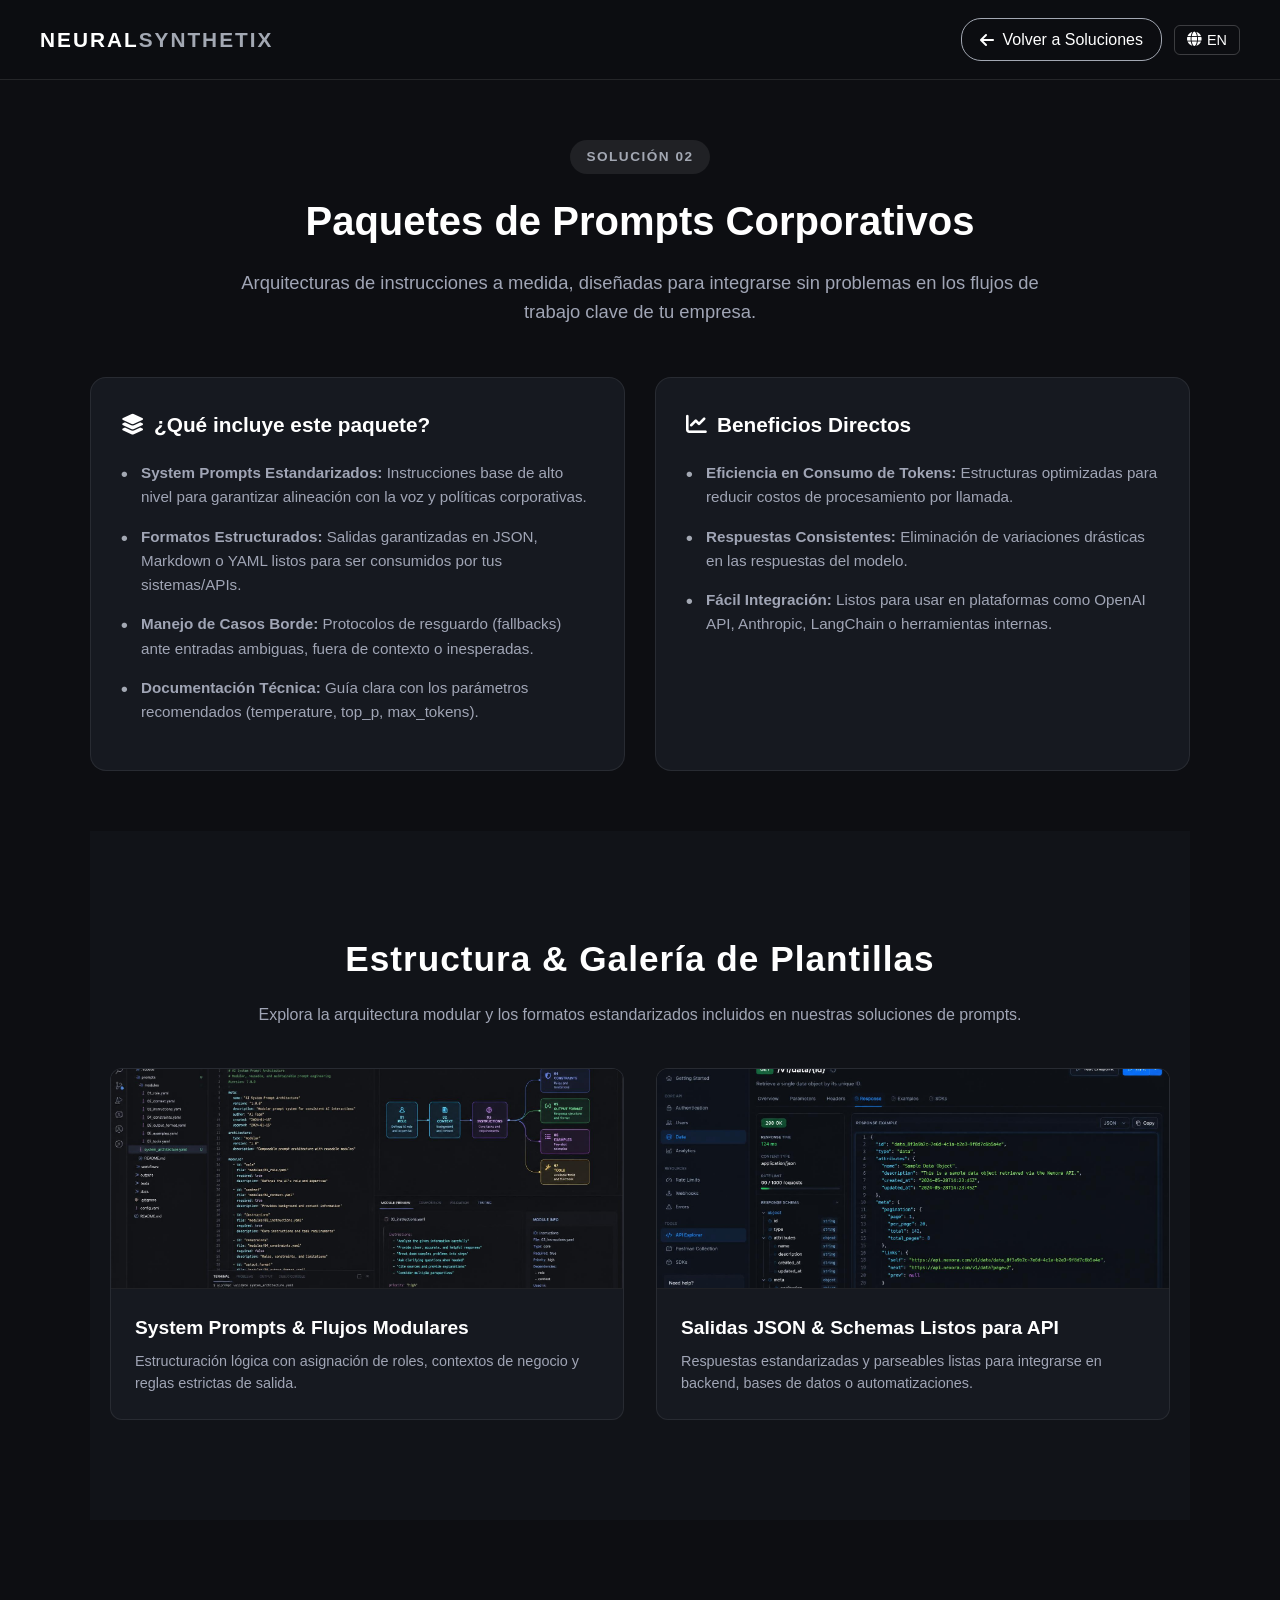
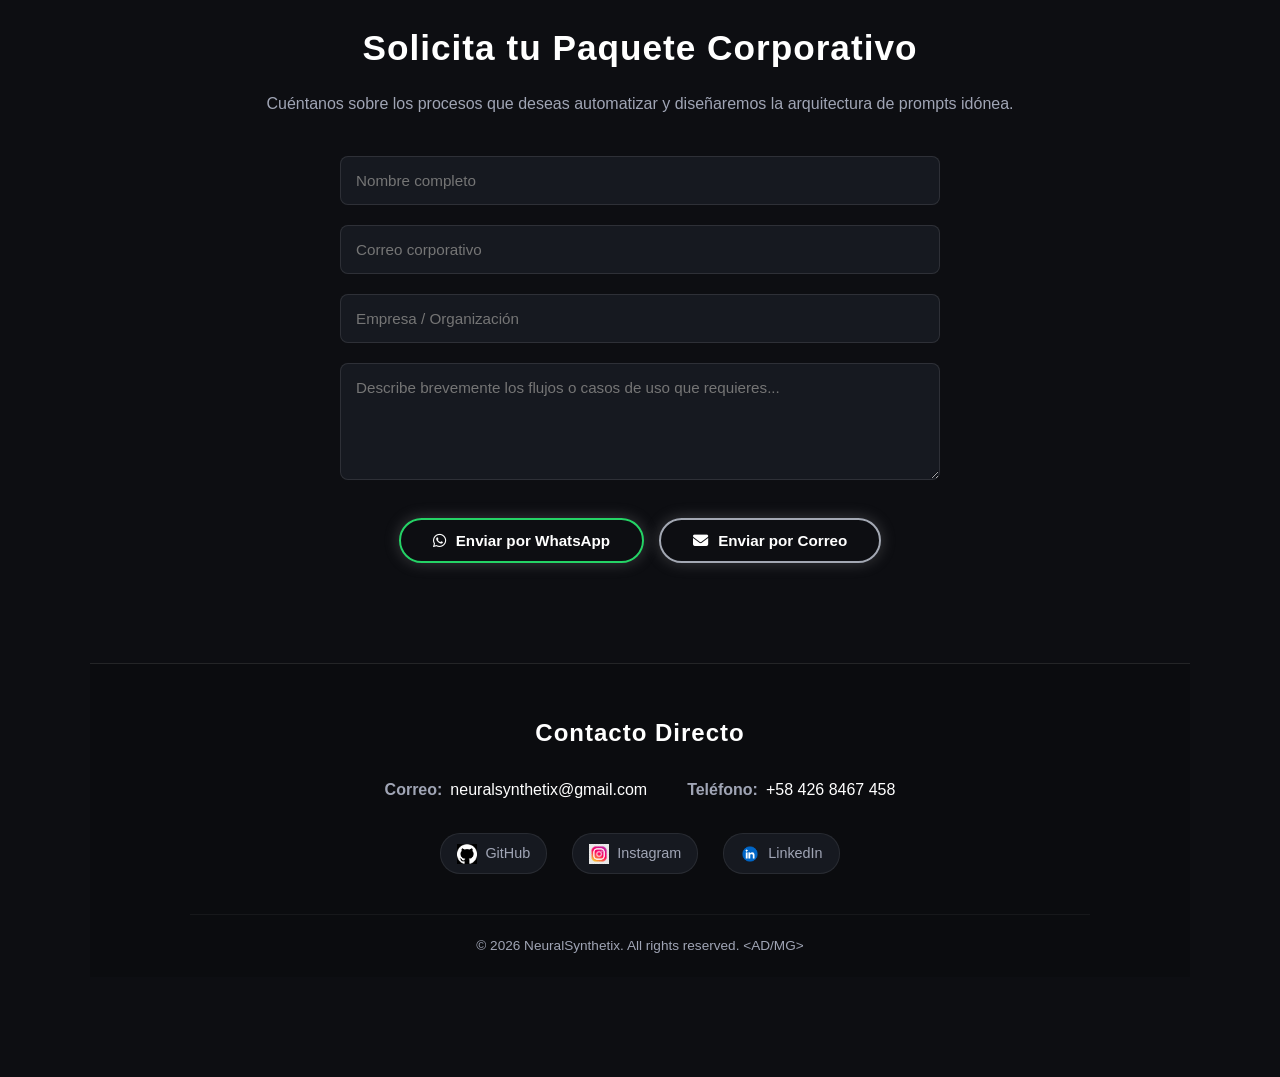
<file: paquete-promts.html>
<!DOCTYPE html>
<html lang="es">
<head>
    <meta charset="UTF-8">
    <meta name="viewport" content="width=device-width, initial-scale=1.0">
    <title>Paquetes de Prompts Corporativos | NeuralSynthetix</title>
    <link rel="icon" type="image/x-icon" href="./img/logo.png">
    <link rel="icon" type="image/png" sizes="32x32" href="assets/icons/favicon-32x32.png" />
    <link rel="stylesheet" href="stylo.css?v=2">
    <link rel="stylesheet" href="https://cdnjs.cloudflare.com/ajax/libs/font-awesome/6.5.1/css/all.min.css">
</head>
<body>

    <!-- Navegación Minimalista -->
    <nav class="navbar">
        <div class="logo-container">
            <a href="index.html" class="logo-text">NEURAL<span>SYNTHETIX</span></a>
        </div>
        <div class="nav-controls">
            <a href="index.html#servicios" class="btn-nav">
                <i class="fa-solid fa-arrow-left"></i> 
                <span data-es="Volver a Soluciones" data-en="Back to Solutions">Volver a Soluciones</span>
            </a>
            <!-- Botón de cambio de idioma -->
            <button id="btn-lang" class="btn-lang">
                <i class="fa-solid fa-globe"></i> <span id="lang-text">EN</span>
            </button>
        </div>
    </nav>

    <!-- Contenido Principal -->
    <main class="container section">
        
        <!-- Encabezado -->
        <div class="solution-detail-header">
            <span class="solution-badge" data-es="Solución 02" data-en="Solution 02">Solución 02</span>
            <h1 data-es="Paquetes de Prompts Corporativos" data-en="Corporate Prompt Packages">Paquetes de Prompts Corporativos</h1>
            <p class="lead" data-es="Arquitecturas de instrucciones a medida, diseñadas para integrarse sin problemas en los flujos de trabajo clave de tu empresa." data-en="Tailored instruction architectures, designed to seamlessly integrate into your company's key workflows.">Arquitecturas de instrucciones a medida, diseñadas para integrarse sin problemas en los flujos de trabajo clave de tu empresa.</p>
        </div>

        <!-- Rejilla de Información -->
        <div class="solution-grid">
            
            <div class="detail-card">
                <h3><i class="fa-solid fa-layer-group"></i> <span data-es="¿Qué incluye este paquete?" data-en="What does this package include?">¿Qué incluye este paquete?</span></h3>
                <ul class="detail-list">
                    <li>
                        <strong data-es="System Prompts Estandarizados:" data-en="Standardized System Prompts:">System Prompts Estandarizados:</strong> 
                        <span data-es="Instrucciones base de alto nivel para garantizar alineación con la voz y políticas corporativas." data-en="High-level base instructions to guarantee alignment with corporate voice and policies.">Instrucciones base de alto nivel para garantizar alineación con la voz y políticas corporativas.</span>
                    </li>
                    <li>
                        <strong data-es="Formatos Estructurados:" data-en="Structured Formats:">Formatos Estructurados:</strong> 
                        <span data-es="Salidas garantizadas en JSON, Markdown o YAML listos para ser consumidos por tus sistemas/APIs." data-en="Guaranteed outputs in JSON, Markdown, or YAML ready to be consumed by your systems/APIs.">Salidas garantizadas en JSON, Markdown o YAML listos para ser consumidos por tus sistemas/APIs.</span>
                    </li>
                    <li>
                        <strong data-es="Manejo de Casos Borde:" data-en="Edge Case Handling:">Manejo de Casos Borde:</strong> 
                        <span data-es="Protocolos de resguardo (fallbacks) ante entradas ambiguas, fuera de contexto o inesperadas." data-en="Fallback protocols for ambiguous, out-of-context, or unexpected inputs.">Protocolos de resguardo (fallbacks) ante entradas ambiguas, fuera de contexto o inesperadas.</span>
                    </li>
                    <li>
                        <strong data-es="Documentación Técnica:" data-en="Technical Documentation:">Documentación Técnica:</strong> 
                        <span data-es="Guía clara con los parámetros recomendados (temperature, top_p, max_tokens)." data-en="Clear guide with recommended parameters (temperature, top_p, max_tokens).">Guía clara con los parámetros recomendados (temperature, top_p, max_tokens).</span>
                    </li>
                </ul>
            </div>

            <div class="detail-card">
                <h3><i class="fa-solid fa-chart-line"></i> <span data-es="Beneficios Directos" data-en="Direct Benefits">Beneficios Directos</span></h3>
                <ul class="detail-list">
                    <li>
                        <strong data-es="Eficiencia en Consumo de Tokens:" data-en="Token Efficiency:">Eficiencia en Consumo de Tokens:</strong> 
                        <span data-es="Estructuras optimizadas para reducir costos de procesamiento por llamada." data-en="Optimized structures to reduce processing costs per API call.">Estructuras optimizadas para reducir costos de procesamiento por llamada.</span>
                    </li>
                    <li>
                        <strong data-es="Respuestas Consistentes:" data-en="Consistent Responses:">Respuestas Consistentes:</strong> 
                        <span data-es="Eliminación de variaciones drásticas en las respuestas del modelo." data-en="Elimination of drastic variations in model responses.">Eliminación de variaciones drásticas en las respuestas del modelo.</span>
                    </li>
                    <li>
                        <strong data-es="Fácil Integración:" data-en="Easy Integration:">Fácil Integración:</strong> 
                        <span data-es="Listos para usar en plataformas como OpenAI API, Anthropic, LangChain o herramientas internas." data-en="Ready to use on platforms like OpenAI API, Anthropic, LangChain, or internal tools.">Listos para usar en plataformas como OpenAI API, Anthropic, LangChain o herramientas internas.</span>
                    </li>
                </ul>
            </div>

        </div>

        <!-- Galería de Estructuras y Plantillas -->
        <section class="section bg-alt">
            <div class="container">
                <h2 class="section-title" data-es="Estructura & Galería de Plantillas" data-en="Structure & Template Gallery">Estructura & Galería de Plantillas</h2>
                <p class="section-subtitle" data-es="Explora la arquitectura modular y los formatos estandarizados incluidos en nuestras soluciones de prompts." data-en="Explore the modular architecture and standardized formats included in our prompt solutions.">Explora la arquitectura modular y los formatos estandarizados incluidos en nuestras soluciones de prompts.</p>

                <div class="projects-grid">
                    <!-- Tarjeta de Proyecto 1 -->
                    <div class="project-card">
                        <div class="project-img-wrapper">
                            <img src="./img/paquete1.jpg" alt="Arquitectura de System Prompts" class="project-img">
                        </div>
                        <div class="project-info">
                            <h3 data-es="System Prompts & Flujos Modulares" data-en="System Prompts & Modular Workflows">System Prompts & Flujos Modulares</h3>
                            <p data-es="Estructuración lógica con asignación de roles, contextos de negocio y reglas estrictas de salida." data-en="Logical structuring with role assignment, business context, and strict output rules.">Estructuración lógica con asignación de roles, contextos de negocio y reglas estrictas de salida.</p>
                        </div>
                    </div>

                    <!-- Tarjeta de Proyecto 2 -->
                    <div class="project-card">
                        <div class="project-img-wrapper">
                            <img src="./img/paquete2.jpg" alt="Formatos Estructurados JSON y YAML" class="project-img">
                        </div>
                        <div class="project-info">
                            <h3 data-es="Salidas JSON & Schemas Listos para API" data-en="JSON Outputs & API-Ready Schemas">Salidas JSON & Schemas Listos para API</h3>
                            <p data-es="Respuestas estandarizadas y parseables listas para integrarse en backend, bases de datos o automatizaciones." data-en="Standardized, parseable responses ready to integrate into backends, databases, or automations.">Respuestas estandarizadas y parseables listas para integrarse en backend, bases de datos o automatizaciones.</p>
                        </div>
                    </div>
                </div>
            </div>
        </section>

        <!-- Formulario Directo de Contacto -->
        <section id="contacto-servicio" class="section">
            <div class="container">
                <h2 class="section-title" data-es="Solicita tu Paquete Corporativo" data-en="Request Your Corporate Package">Solicita tu Paquete Corporativo</h2>
                <p class="section-subtitle" data-es="Cuéntanos sobre los procesos que deseas automatizar y diseñaremos la arquitectura de prompts idónea." data-en="Tell us about the processes you wish to automate and we will design the ideal prompt architecture.">Cuéntanos sobre los procesos que deseas automatizar y diseñaremos la arquitectura de prompts idónea.</p>

                <form id="contact-form" class="contact-form">
                    <div class="form-group">
                        <input type="text" id="nombre" name="nombre" placeholder="Nombre completo" data-es-placeholder="Nombre completo" data-en-placeholder="Full Name" required>
                    </div>
                    <div class="form-group">
                        <input type="email" id="email" name="email" placeholder="Correo corporativo" data-es-placeholder="Correo corporativo" data-en-placeholder="Corporate Email" required>
                    </div>
                    <div class="form-group">
                        <input type="text" id="empresa" name="empresa" placeholder="Empresa / Organización" data-es-placeholder="Empresa / Organización" data-en-placeholder="Company / Organization" required>
                    </div>
                    <div class="form-group">
                        <textarea id="mensaje" name="mensaje" rows="5" placeholder="Describe brevemente los flujos o casos de uso que requieres..." data-es-placeholder="Describe brevemente los flujos o casos de uso que requieres..." data-en-placeholder="Briefly describe the workflows or use cases you require..." required></textarea>
                    </div>
                    <div class="buttons-group">
                        <button type="button" id="btn-whatsapp" class="btn-primary btn-whatsapp">
                            <i class="fa-brands fa-whatsapp"></i> <span data-es="Enviar por WhatsApp" data-en="Send via WhatsApp">Enviar por WhatsApp</span>
                        </button>
                        <button type="button" id="btn-email" class="btn-primary btn-email">
                            <i class="fa-solid fa-envelope"></i> <span data-es="Enviar por Correo" data-en="Send via Email">Enviar por Correo</span>
                        </button>
                    </div>
                </form>
            </div>
        </section>

        <!-- Footer -->
        <footer class="contacto" id="footer-info">
            <div class="footer-container">
                <h3 class="footer-title" data-es="Contacto Directo" data-en="Direct Contact">Contacto Directo</h3>

                <div class="contacto-info-grid">
                    <div class="contacto-linea">
                        <p><strong data-es="Correo: " data-en="Email: ">Correo: </strong></p>
                        <a href="mailto:neuralsynthetix@gmail.com">neuralsynthetix@gmail.com</a>
                    </div>
                    <div class="contacto-linea">
                        <p><strong data-es="Teléfono: " data-en="Phone: ">Teléfono: </strong></p>
                        <a href="https://wa.me/584268467458" target="_blank" rel="noopener noreferrer">+58 426 8467 458</a>
                    </div>
                </div>

                <!-- Redes Sociales -->
                <div class="redes-contacto">
                    <a href="https://github.com/MariandryG" target="_blank" rel="noopener noreferrer" class="icono-contacto">
                        <img src="./img/git.png" alt="GitHub"> GitHub
                    </a>
                    <a href="https://www.instagram.com/neuralsynthetix/?hl=es" target="_blank" rel="noopener noreferrer" class="icono-contacto">
                        <img src="./img/instagram.png" alt="Instagram"> Instagram
                    </a>
                    <a href="https://www.linkedin.com/in/mariandry-garcia-76b708344/" target="_blank" rel="noopener noreferrer" class="icono-contacto">
                        <img src="./img/linkedin.png" alt="LinkedIn"> LinkedIn
                    </a>
                </div>
                <div class="footer-credits">
                    <p>&copy; 2026 NeuralSynthetix. All rights reserved. &lt;AD/MG&gt;</p>
                </div>
            </div>
        </footer>

    </main>

    <script src="script.js"></script>
</body>
</html>
</file>
<file: stylo.css>
/* ==========================================
   1. VARIABLES GLOBALES & RESETEO
   ========================================== */
:root {
    --bg-main: #0d0e12;
    --bg-card: #161920;
    --border-metal: #a3a8b3;
    --text-white: #ffffff;
    --text-muted: #a0a5b5;
    --silver-glow: rgba(192, 192, 192, 0.25);
    --font-main: 'Segoe UI', Tahoma, Geneva, Verdana, sans-serif;
    --navbar-height: 80px;
}

* {
    margin: 0;
    padding: 0;
    box-sizing: border-box;
}

html {
    scroll-behavior: smooth;
}

body {
    background-color: var(--bg-main);
    color: var(--text-white);
    font-family: var(--font-main);
    line-height: 1.6;
    overflow-x: hidden;
}

a {
    color: inherit;
    text-decoration: none;
}

.container {
    max-width: 1100px;
    margin: 0 auto;
    padding: 0 20px;
}

/* ==========================================
   2. NAVEGACIÓN (NAVBAR)
   ========================================== */
.navbar {
    display: flex;
    justify-content: space-between;
    align-items: center;
    padding: 0 40px;
    height: var(--navbar-height);
    background-color: rgba(13, 14, 18, 0.95);
    backdrop-filter: blur(8px);
    border-bottom: 1px solid rgba(255, 255, 255, 0.1);
    position: fixed;
    width: 100%;
    top: 0;
    left: 0;
    z-index: 1000;
}

.logo-container {
    display: flex;
    align-items: center;
    gap: 12px;
}

.logo-img {
    width: 36px;
    height: 36px;
    object-fit: contain;
}

.logo-text {
    font-size: 1.3rem;
    font-weight: 700;
    letter-spacing: 2px;
    color: var(--text-white);
}

.logo-text span {
    color: var(--border-metal);
}

.nav-links {
    display: flex;
    list-style: none;
    align-items: center;
    gap: 30px;
}

.nav-links a {
    color: var(--text-muted);
    transition: color 0.3s ease;
}

.nav-links a:hover {
    color: var(--text-white);
}

.btn-nav {
    border: 1px solid var(--border-metal);
    padding: 8px 18px;
    border-radius: 20px;
}

.nav-actions {
    display: flex;
    align-items: center;
    gap: 15px;
}

.btn-lang {
    background: transparent;
    border: 1px solid var(--border-metal);
    color: var(--text-white);
    padding: 6px 14px;
    border-radius: 20px;
    cursor: pointer;
    display: flex;
    align-items: center;
    gap: 6px;
    font-family: inherit;
    transition: all 0.3s ease;
}

.btn-lang:hover {
    background: rgba(255, 255, 255, 0.1);
}

.menu-toggle {
    display: none;
    background: none;
    border: none;
    color: var(--text-white);
    font-size: 1.5rem;
    cursor: pointer;
}

/* ==========================================
   3. SECCIÓN HERO (INICIO)
   ========================================== */
.hero {
    min-height: 100vh;
    display: flex;
    justify-content: center;
    align-items: center;
    text-align: center;
    background: radial-gradient(circle at center, rgba(30, 35, 45, 0.6) 0%, var(--bg-main) 70%);
    padding: calc(var(--navbar-height) + 40px) 20px 60px;
}

.hero-content {
    max-width: 850px;
    margin: 0 auto;
}

.hero-content h1 {
    font-size: 2.8rem;
    margin-bottom: 20px;
    letter-spacing: 1px;
    line-height: 1.2;
}

.hero-content p {
    font-size: 1.15rem;
    color: var(--text-muted);
    max-width: 650px;
    margin: 0 auto 30px;
}

.hero-logo-wrapper {
    display: flex;
    justify-content: center;
    align-items: center;
    margin-top: 30px;
}

.hero-logo-img {
    width: 90px;
    height: auto;
    object-fit: contain;
    filter: drop-shadow(0 0 10px rgba(255, 255, 255, 0.15));
}

/* ==========================================
   4. BOTONES Y COMPONENTES GENERALES
   ========================================== */
.btn-primary {
    display: inline-block;
    padding: 12px 32px;
    background: transparent;
    color: var(--text-white);
    border: 2px solid var(--border-metal);
    border-radius: 30px;
    font-weight: 600;
    cursor: pointer;
    box-shadow: 0 0 15px var(--silver-glow);
    transition: all 0.3s ease;
}

.btn-primary:hover {
    background: var(--text-white);
    color: var(--bg-main);
    box-shadow: 0 0 25px rgba(255, 255, 255, 0.5);
}

.section {
    padding: 100px 0;
}

.bg-alt {
    background-color: #111318;
}

.section-title {
    text-align: center;
    font-size: 2.2rem;
    margin-bottom: 15px;
    letter-spacing: 1px;
}

.section-subtitle {
    text-align: center;
    color: var(--text-muted);
    margin-bottom: 40px;
}
/* ==========================================
   5. TARJETAS Y SOLUCIONES
   ========================================== */
.cards-grid {
    display: grid;
    grid-template-columns: repeat(auto-fit, minmax(280px, 1fr));
    gap: 30px;
    margin-top: 40px;
}

/* Limpieza total de estilos por defecto de enlaces en las tarjetas */
.card-link,
.card-link:link,
.card-link:visited,
.card-link:hover,
.card-link:active {
    text-decoration: none !important;
    color: inherit !important;
    display: block;
}

.card {
    background: var(--bg-card);
    padding: 40px 30px;
    border-radius: 12px;
    border: 1px solid rgba(255, 255, 255, 0.05);
    text-align: center;
    height: 100%;
    box-sizing: border-box;
    transition: transform 0.3s ease, border-color 0.3s ease, box-shadow 0.3s ease;
}

.card:hover {
    transform: translateY(-5px);
    border-color: var(--border-metal);
    box-shadow: 0 10px 25px rgba(0, 0, 0, 0.3);
}

.card-icon {
    font-size: 2.5rem;
    color: var(--border-metal);
    margin-bottom: 20px;
}

.card h3 {
    color: var(--text-white) !important;
    margin-bottom: 15px;
    font-size: 1.25rem;
    text-decoration: none !important;
}

.card p {
    color: var(--text-muted) !important;
    font-size: 0.95rem;
    line-height: 1.5;
    text-decoration: none !important;
}

/* ==========================================
   6. FORMULARIO DE CONTACTO
   ========================================== */
.contact-form {
    max-width: 600px;
    margin: 0 auto;
    display: flex;
    flex-direction: column;
    gap: 20px;
}

.form-group input,
.form-group textarea {
    width: 100%;
    padding: 15px;
    background: var(--bg-card);
    border: 1px solid rgba(255, 255, 255, 0.1);
    border-radius: 8px;
    color: var(--text-white);
    font-family: inherit;
    font-size: 0.95rem;
    transition: border-color 0.3s ease;
}

.form-group input:focus,
.form-group textarea:focus {
    outline: none;
    border-color: var(--border-metal);
}

.buttons-group {
    display: flex;
    gap: 15px;
    justify-content: center;
    flex-wrap: wrap;
    margin-top: 10px;
}

.buttons-group .btn-primary {
    display: inline-flex;
    align-items: center;
    gap: 10px;
    font-size: 0.95rem;
}

.btn-whatsapp {
    border-color: #25d366;
    color: #ffffff;
}

.btn-whatsapp:hover {
    background: #25d366;
    color: #0d0e12;
    box-shadow: 0 0 20px rgba(37, 211, 102, 0.4);
}

.btn-email {
    border-color: var(--border-metal);
}

.btn-email:hover {
    background: var(--text-white);
    color: var(--bg-main);
    box-shadow: 0 0 20px rgba(255, 255, 255, 0.4);
}

/* ==========================================
   7. FOOTER Y REDES SOCIALES
   ========================================== */
footer {
    background-color: var(--bg-main);
    padding: 60px 20px 30px;
    border-top: 1px solid rgba(255, 255, 255, 0.08);
    color: var(--text-muted);
    font-size: 0.9rem;
}

.footer-container {
    max-width: 1100px;
    margin: 0 auto;
    text-align: center;
}

.footer-title {
    color: var(--text-white);
    font-size: 1.3rem;
    margin-bottom: 25px;
}

.contacto-info-grid {
    display: flex;
    justify-content: center;
    gap: 30px;
    flex-wrap: wrap;
    margin-bottom: 30px;
}

.contacto-linea {
    display: flex;
    gap: 8px;
    align-items: center;
}

.contacto-linea a {
    color: var(--border-metal);
    transition: color 0.3s ease;
}

.contacto-linea a:hover {
    color: var(--text-white);
}

.redes-contacto {
    display: flex;
    justify-content: center;
    gap: 25px;
    flex-wrap: wrap;
    margin-bottom: 30px;
}

.icono-contacto {
    display: inline-flex;
    align-items: center;
    gap: 8px;
    color: var(--text-muted);
    transition: color 0.3s ease;
}

.icono-contacto img {
    width: 20px;
    height: 20px;
    object-fit: contain;
}

.icono-contacto:hover {
    color: var(--text-white);
}

.footer-credits {
    margin-top: 20px;
    padding-top: 20px;
    border-top: 1px solid rgba(255, 255, 255, 0.05);
    font-size: 0.85rem;
}
/* ==========================================
   8. SECCIÓN SOBRE NOSOTROS Y EQUIPO
   ========================================== */
.about-grid {
    display: grid;
    grid-template-columns: 1fr;
    gap: 30px;
    margin-bottom: 50px;
    text-align: center;
}

.about-text h3 {
    font-size: 1.5rem;
    color: var(--text-white);
    margin-bottom: 15px;
}

.about-text p {
    color: var(--text-muted);
    font-size: 1.05rem;
    max-width: 800px;
    margin: 0 auto;
    line-height: 1.7;
}

.team-container {
    margin-top: 60px;
}

.team-title {
    text-align: center;
    font-size: 1.8rem;
    margin-bottom: 35px;
    color: var(--text-white);
}

.team-grid {
    display: grid;
    grid-template-columns: repeat(auto-fit, minmax(240px, 1fr));
    gap: 30px;
}

.team-card {
    background: var(--bg-card);
    border: 1px solid rgba(255, 255, 255, 0.05);
    border-radius: 12px;
    padding: 30px 20px;
    text-align: center;
    transition: transform 0.3s ease, border-color 0.3s ease;
}

.team-card:hover {
    transform: translateY(-5px);
    border-color: var(--border-metal);
}

.team-img-wrapper {
    width: 100px;
    height: 100px;
    margin: 0 auto 20px;
    border-radius: 50%;
    overflow: hidden;
    border: 2px solid var(--border-metal);
    box-shadow: 0 0 15px var(--silver-glow);
}

.team-img {
    width: 100%;
    height: 100%;
    object-fit: cover;
}

.team-role {
    display: inline-block;
    font-size: 0.75rem;
    text-transform: uppercase;
    letter-spacing: 1px;
    color: var(--border-metal);
    background: rgba(255, 255, 255, 0.05);
    padding: 3px 10px;
    border-radius: 12px;
    margin-bottom: 10px;
}

.team-info h4 {
    font-size: 1.2rem;
    color: var(--text-white);
    margin-bottom: 5px;
}

.team-info p {
    color: var(--text-muted);
    font-size: 0.9rem;
    line-height: 1.4;
}

/* ==========================================
   9. FOOTER Y CONTACTO DIRECTO
   ========================================== */
footer.contacto {
    background-color: #0b0c0f;
    padding: 50px 20px 20px 20px;
    border-top: 1px solid rgba(255, 255, 255, 0.1);
    text-align: center;
}

.footer-container {
    max-width: 900px;
    margin: 0 auto;
}

.footer-title {
    font-size: 1.5rem;
    margin-bottom: 25px;
    color: var(--text-white);
    letter-spacing: 1px;
}

.contacto-info-grid {
    display: flex;
    justify-content: center;
    gap: 40px;
    flex-wrap: wrap;
    margin-bottom: 30px;
}

.contacto-linea {
    display: flex;
    align-items: center;
    gap: 8px;
    font-size: 1rem;
}

.contacto-linea p {
    color: var(--text-muted);
}

.contacto-linea a {
    color: var(--text-white);
    text-decoration: none;
    transition: color 0.3s ease;
}

.contacto-linea a:hover {
    color: var(--border-metal);
    text-decoration: underline;
}

.redes-contacto {
    display: flex;
    justify-content: center;
    gap: 25px;
    flex-wrap: wrap;
    margin-bottom: 40px;
}

.icono-contacto {
    display: flex;
    align-items: center;
    gap: 8px;
    color: var(--text-muted);
    text-decoration: none;
    padding: 8px 16px;
    background: var(--bg-card);
    border: 1px solid rgba(255, 255, 255, 0.08);
    border-radius: 20px;
    transition: all 0.3s ease;
}

.icono-contacto img {
    width: 20px;
    height: 20px;
    object-fit: contain;
}

.icono-contacto:hover {
    color: var(--text-white);
    border-color: var(--border-metal);
    transform: translateY(-3px);
    box-shadow: 0 0 12px var(--silver-glow);
}

.footer-credits {
    font-size: 0.85rem;
    color: var(--text-muted);
    border-top: 1px solid rgba(255, 255, 255, 0.05);
    padding-top: 20px;
}

/* ==========================================
   10. RESPONSIVE DESIGN (MEDIA QUERIES)
   ========================================== */
@media (max-width: 768px) {
    .navbar {
        padding: 0 20px;
    }

    .menu-toggle {
        display: block;
    }

    .nav-links {
        display: none; /* Controlado por JS al pulsar hamburguesa */
        position: absolute;
        top: var(--navbar-height);
        left: 0;
        width: 100%;
        background: var(--bg-main);
        flex-direction: column;
        padding: 20px;
        border-bottom: 1px solid rgba(255, 255, 255, 0.1);
        gap: 15px;
    }

    .nav-links.active {
        display: flex;
    }

    .hero-content h1 {
        font-size: 2rem;
    }

    .hero-content p {
        font-size: 1rem;
    }

    .contacto-info-grid {
        flex-direction: column;
        gap: 15px;
    }
}

/* --- ESTILOS DEL EQUIPO (ABOUT US) --- */
.team-container {
    margin-top: 50px;
    text-align: center;
}

.team-title {
    font-size: 1.8rem;
    margin-bottom: 35px;
    letter-spacing: 1px;
    color: var(--text-white);
}

.team-grid {
    display: grid;
    grid-template-columns: repeat(auto-fit, minmax(260px, 1fr));
    gap: 30px;
    justify-content: center;
}

.team-card {
    background: var(--bg-card);
    border: 1px solid rgba(255, 255, 255, 0.08);
    border-radius: 16px;
    padding: 25px 20px;
    text-align: center;
    transition: transform 0.3s ease, border-color 0.3s ease, box-shadow 0.3s ease;
}

.team-card:hover {
    transform: translateY(-8px);
    border-color: var(--border-metal);
    box-shadow: 0 0 20px var(--silver-glow);
}

/* Imagen de Perfil */
.team-img-wrapper {
    width: 130px;
    height: 130px;
    margin: 0 auto 20px auto;
    border-radius: 50%;
    padding: 3px;
    background: linear-gradient(135deg, rgba(255, 255, 255, 0.2), var(--border-metal));
}

.team-img {
    width: 100%;
    height: 100%;
    object-fit: cover;
    border-radius: 50%;
    background-color: var(--bg-main);
}

/* Texto e Información */
.team-role {
    display: inline-block;
    font-size: 0.75rem;
    font-weight: 700;
    text-transform: uppercase;
    letter-spacing: 1.5px;
    padding: 4px 12px;
    border-radius: 12px;
    background: rgba(255, 255, 255, 0.08);
    color: var(--border-metal);
    margin-bottom: 10px;
}

.team-info h4 {
    font-size: 1.25rem;
    color: var(--text-white);
    margin-bottom: 6px;
}

.team-info p {
    font-size: 0.9rem;
    color: var(--text-muted);
    line-height: 1.4;
}

/* Ocultar el botón hamburguesa en pantallas grandes */
.menu-toggle {
    display: none;
    background: transparent;
    border: none;
    color: var(--text-white);
    font-size: 1.5rem;
    cursor: pointer;
}

/* ==========================================
   10. ADAPTACIÓN RESPONSIVE (PANTALLAS MÓVILES)
   ========================================== */
@media (max-width: 768px) {
    .navbar {
        padding: 0 20px;
    }

    .menu-toggle {
        display: block; /* Mostrar botón hamburguesa en móviles */
    }

    .nav-links {
        position: fixed;
        top: var(--navbar-height);
        left: -100%; /* Oculto fuera de pantalla a la izquierda */
        width: 100%;
        height: calc(100vh - var(--navbar-height));
        background-color: rgba(13, 14, 18, 0.98);
        backdrop-filter: blur(10px);
        flex-direction: column;
        justify-content: center;
        align-items: center;
        gap: 30px;
        transition: left 0.4s ease;
        z-index: 999;
    }

    /* Clase activa controlada por Javascript */
    .nav-links.active {
        left: 0;
    }
}


/* ==========================================
   11. PÁGINAS DETALLADAS DE SOLUCIONES
   ========================================== */
.solution-detail-header {
    text-align: center;
    max-width: 800px;
    margin: 40px auto 50px auto;
}

.solution-badge {
    display: inline-block;
    padding: 6px 16px;
    border-radius: 20px;
    background: rgba(255, 255, 255, 0.08);
    color: var(--border-metal);
    font-size: 0.85rem;
    font-weight: 700;
    letter-spacing: 1.5px;
    text-transform: uppercase;
    margin-bottom: 15px;
}

.solution-detail-header h1 {
    font-size: 2.5rem;
    color: var(--text-white);
    margin-bottom: 15px;
}

.solution-detail-header .lead {
    font-size: 1.15rem;
    color: var(--text-muted);
    line-height: 1.6;
}

.solution-grid {
    display: grid;
    grid-template-columns: repeat(auto-fit, minmax(300px, 1fr));
    gap: 30px;
    margin-bottom: 60px;
}

.detail-card {
    background: var(--bg-card);
    border: 1px solid rgba(255, 255, 255, 0.08);
    border-radius: 16px;
    padding: 30px;
}

.detail-card h3 {
    font-size: 1.3rem;
    color: var(--text-white);
    margin-bottom: 20px;
    display: flex;
    align-items: center;
    gap: 10px;
}

.detail-list {
    list-style: none;
    padding: 0;
}

.detail-list li {
    color: var(--text-muted);
    font-size: 0.95rem;
    line-height: 1.6;
    margin-bottom: 15px;
    position: relative;
    padding-left: 20px;
}

.detail-list li::before {
    content: "•";
    color: var(--border-metal);
    font-weight: bold;
    font-size: 1.2rem;
    position: absolute;
    left: 0;
    top: -2px;
}

.solution-cta {
    text-align: center;
    background: linear-gradient(180deg, rgba(255, 255, 255, 0.03) 0%, rgba(255, 255, 255, 0.01) 100%);
    border: 1px solid rgba(255, 255, 255, 0.08);
    border-radius: 16px;
    padding: 40px 20px;
}

.solution-cta h3 {
    font-size: 1.5rem;
    color: var(--text-white);
    margin-bottom: 10px;
}

.solution-cta p {
    color: var(--text-muted);
    margin-bottom: 25px;
}

.btn-cta-whatsapp {
    padding: 12px 28px !important;
    font-size: 1rem !important;
    display: inline-flex;
    align-items: center;
    gap: 10px;
}

/* ==========================================
   12. BOTONES DE NAVEGACIÓN Y AJUSTES MÓVILES
   ========================================== */
.btn-nav, 
.btn-nav:visited {
    color: var(--text-white);
    text-decoration: none;
    display: inline-flex;
    align-items: center;
    gap: 8px;
    transition: color 0.3s ease;
}

.btn-nav:hover {
    color: var(--border-metal);
}

@media (max-width: 600px) {
    .navbar {
        padding: 10px 15px;
        justify-content: space-between;
    }

    .logo-text {
        font-size: 1.1rem;
    }

    /* Transformar el botón "Volver" en un botón circular solo con el icono */
    .navbar .btn-nav {
        padding: 0 !important;
        font-size: 0 !important;
        border-radius: 50% !important;
        width: 38px !important;
        height: 38px !important;
        display: inline-flex !important;
        align-items: center;
        justify-content: center;
        flex-shrink: 0;
    }

    .navbar .btn-nav i {
        font-size: 1rem !important;
    }

    .cta-buttons-group {
        flex-direction: column;
        width: 100%;
        gap: 12px;
    }

    .btn-cta-whatsapp,
    .btn-cta-email {
        width: 100%;
        text-align: center;
        justify-content: center;
        box-sizing: border-box;
    }
}

/* ==========================================
   13. SECCIÓN PROTOTIPOS Y PROYECTOS (PORTAFOLIO)
   ========================================== */
.projects-grid {
    display: grid;
    grid-template-columns: repeat(auto-fit, minmax(320px, 1fr));
    gap: 2rem;
}

.project-card {
    background-color: var(--bg-card);
    border: 1px solid rgba(255, 255, 255, 0.08);
    border-radius: 12px;
    overflow: hidden;
    transition: transform 0.3s ease, border-color 0.3s ease, box-shadow 0.3s ease;
}

.project-card:hover {
    transform: translateY(-6px);
    border-color: var(--border-metal);
    box-shadow: 0 10px 25px var(--silver-glow);
}

.project-img-wrapper {
    width: 100%;
    height: 220px;
    background-color: var(--bg-main);
    overflow: hidden;
    border-bottom: 1px solid rgba(255, 255, 255, 0.08);
}

.project-img {
    width: 100%;
    height: 100%;
    object-fit: cover;
    transition: transform 0.4s ease;
}

.project-card:hover .project-img {
    transform: scale(1.04);
}

.project-info {
    padding: 1.5rem;
}

.project-info h3 {
    font-size: 1.2rem;
    color: var(--text-white);
    margin-bottom: 0.5rem;
}

.project-info p {
    font-size: 0.9rem;
    color: var(--text-muted);
    line-height: 1.5;
}
/* ==========================================
   14. ESTILOS FINALES DE LOGOS Y MULTIMEDIA
   ========================================== */
.logo-container {
    display: flex;
    align-items: center;
    gap: 12px;
}

/* Logo circular en el Navbar */
.logo-container img {
    width: 40px;
    height: 40px;
    border-radius: 50%;
    object-fit: cover;
}

/* Wrapper y Logo Circular en la sección Hero */
.hero-logo-wrapper {
    display: flex;
    justify-content: center;
    align-items: center;
    margin-top: 2.5rem;
    margin-bottom: 1.5rem;
}

.hero-logo-img {
    width: 85px;
    height: 85px;
    border-radius: 50%;
    object-fit: cover;
    border: 2px solid rgba(255, 255, 255, 0.15);
    box-shadow: 0 0 25px rgba(255, 255, 255, 0.08);
    filter: drop-shadow(0 0 10px rgba(0, 242, 254, 0.2));
    transition: transform 0.3s ease, box-shadow 0.3s ease;
}

.hero-logo-img:hover {
    transform: scale(1.05);
    box-shadow: 0 0 35px rgba(255, 255, 255, 0.18);
}

/* Wrapper para imágenes generales dentro de Tarjetas */
.card-image-wrapper {
    width: 100%;
    height: 220px;
    overflow: hidden;
    border-top-left-radius: 8px;
    border-top-right-radius: 8px;
}

.card-img, 
.card-image-wrapper img {
    width: 100%;
    height: 100%;
    object-fit: cover;
    object-position: center;
    display: block;
}

/* ==========================================
   15. REGLAS COMPLEMENTARIAS Y MEDIA QUERIES
   ========================================== */
.btn-lang {
    background: transparent;
    border: 1px solid rgba(255, 255, 255, 0.2);
    color: var(--text-white);
    padding: 6px 12px;
    border-radius: 6px;
    cursor: pointer;
    font-size: 0.9rem;
    display: flex;
    align-items: center;
    gap: 6px;
    transition: all 0.3s ease;
}

.btn-lang:hover {
    border-color: var(--border-metal);
    color: var(--text-white);
    box-shadow: 0 0 10px rgba(255, 255, 255, 0.15);
}

@media (max-width: 768px) {
    .logo-img {
        height: 32px;
    }

    .project-img-wrapper {
        height: 180px;
    }
}
.nav-controls {
    display: flex;
    align-items: center;
    gap: 12px; /* Espacio entre los dos botones */
}

/* --- Ajustes Responsivos para Navbar en Móviles --- */
@media (max-width: 768px) {
    .navbar {
        padding: 0.7rem 1rem;
        display: flex;
        justify-content: space-between;
        align-items: center;
    }

    /* Reducir el tamaño del texto del logo y espacio con el ícono */
    .logo-container {
        gap: 6px;
    }

    .logo-text {
        font-size: 1rem; /* Reduce el tamaño del título */
        white-space: nowrap;
    }

    .logo-img {
        width: 32px; /* Tamaño controlado para la imagen del logo */
        height: auto;
    }

    /* Separación interna de las acciones de navegación */
    .nav-actions {
        display: flex;
        align-items: center;
        gap: 10px; /* Separación clara entre el botón EN/ES y la hamburguesa */
    }

    /* Botón de idioma más compacto */
    .btn-lang {
        padding: 4px 8px;
        font-size: 0.8rem;
    }

    .menu-toggle {
        font-size: 1.2rem;
        padding: 4px;
    }
}

/* Pantallas extra pequeñas (teléfonos estrechos < 400px) */
@media (max-width: 400px) {
    .logo-text {
        font-size: 0.88rem;
    }
    
    .logo-text span {
        display: inline-block; /* Mantiene ambas palabras juntas o bien alineadas */
    }

    .nav-actions {
        gap: 6px;
    }
}
</file>
